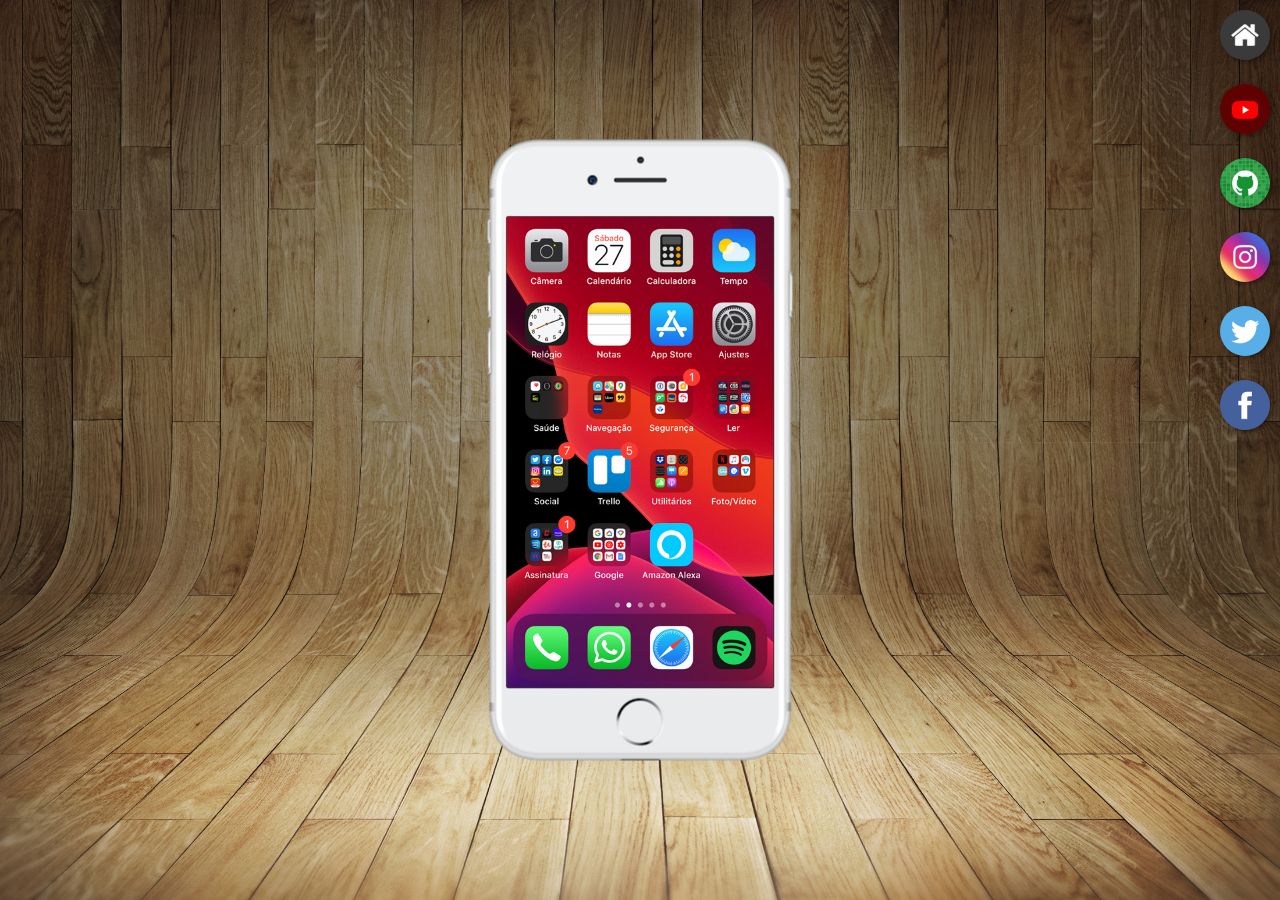
<file: index.html>
<!DOCTYPE html>
<html lang="pt-br">
<head>
    <meta charset="UTF-8">
    <meta http-equiv="X-UA-Compatible" content="IE=edge">
    <meta name="viewport" content="width=device-width, initial-scale=1.0">
    <title>Projeto Sociais</title>
    <link rel="stylesheet" href="estilos/style.css">
    <link rel="shortcut icon" href="favicon.ico" type="image/x-icon">
</head>
<body>
    <main>
        <section id="telefone">
            <iframe name="tela" id="tela" src="home.html" frameborder="0">Seu navegador não é compatível com isso.</iframe>
        </section>
        <section id="redes-sociais">

         <a href="home.html" target="tela"><img src="imagens/logo-home.jpg" alt="home"></a> <br>   
         <a href="youtube.html" target="tela"><img src="imagens/logo-youtube.jpg" alt="twitch"></a> <br>   
         <a href="github.html" target="tela"><img src="imagens/logo-github.jpg" alt="github"></a> <br>   
         <a href="instagram.html" target="tela"><img src="imagens/logo-instagram.jpg" alt="instagram"></a> <br> 
         <a href="twitter.html" target="tela"><img src="imagens/logo-twitter.jpg" alt="twitter"></a> <br>   
         <a href="facebook.html" target="tela"><img src="imagens/logo-facebook.jpg" alt="facebook">
         </a> 

        </section>
    </main>
</body>
</html>
</file>
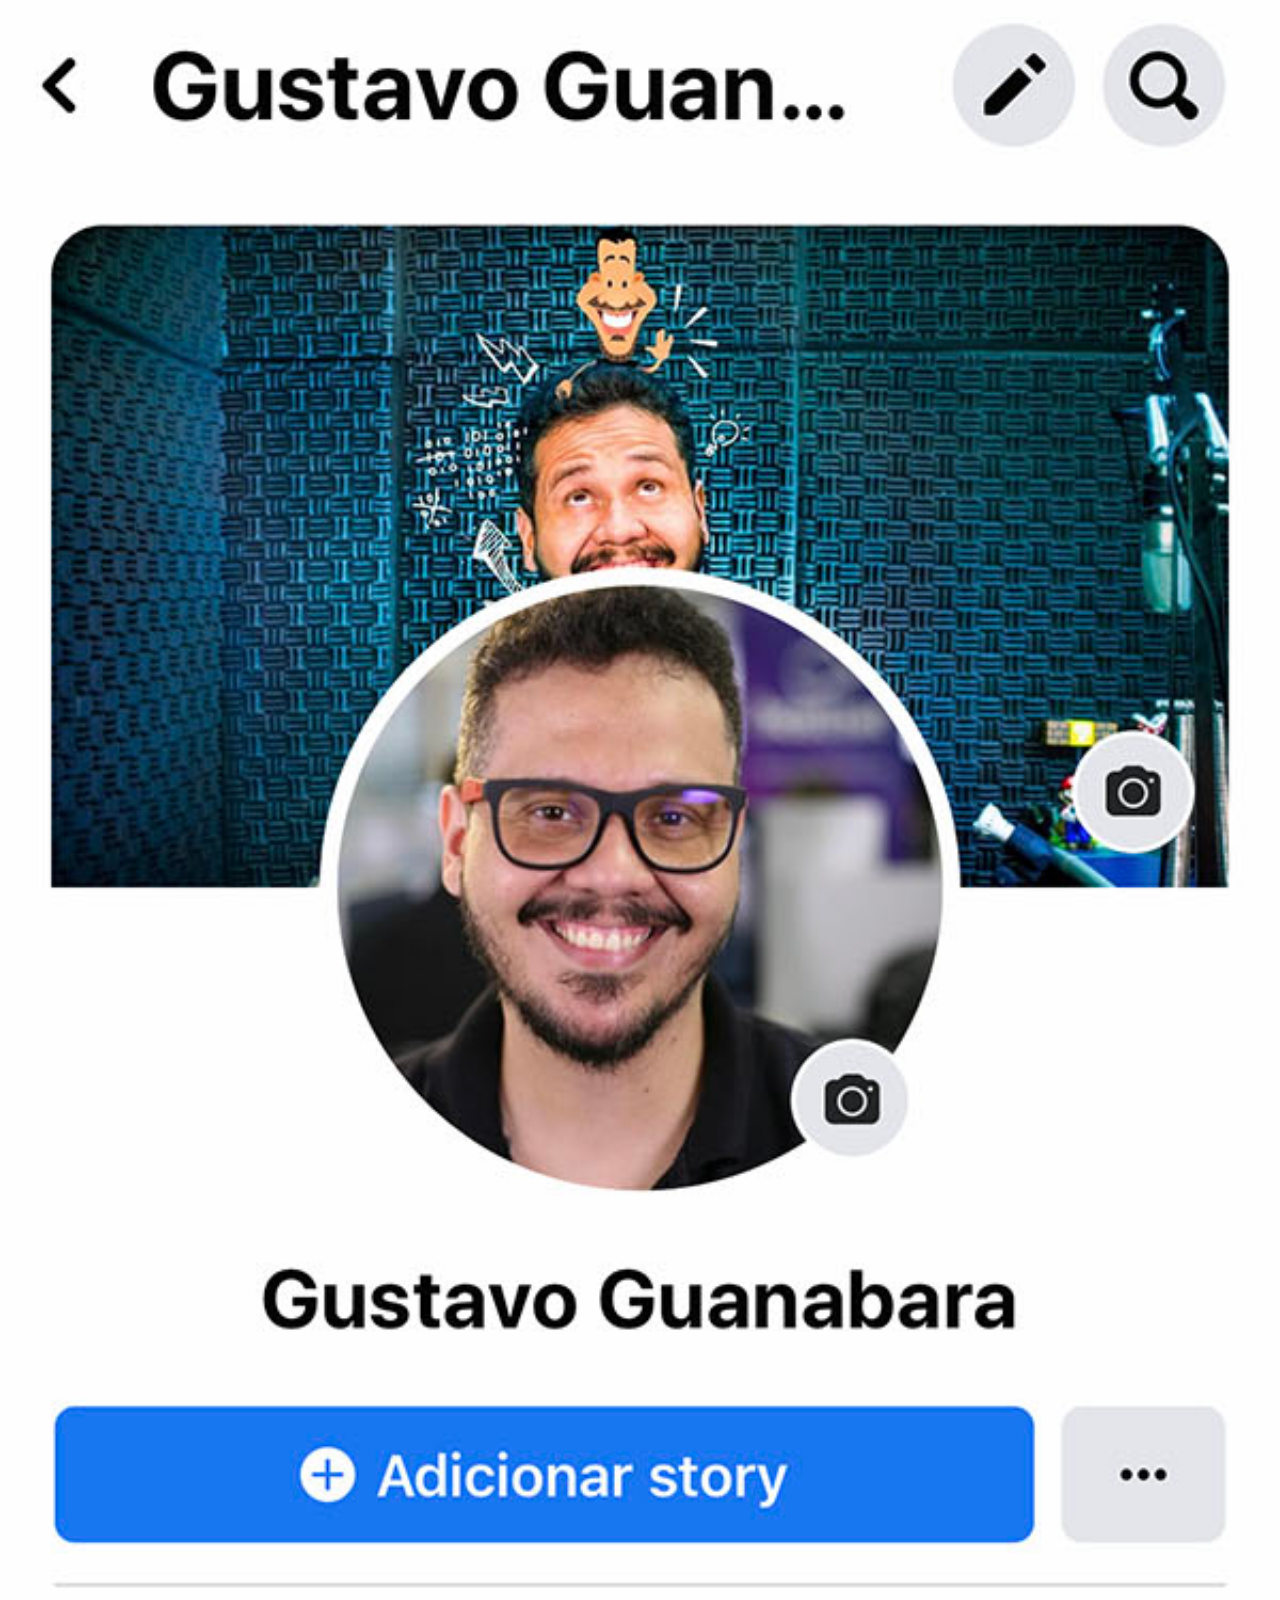
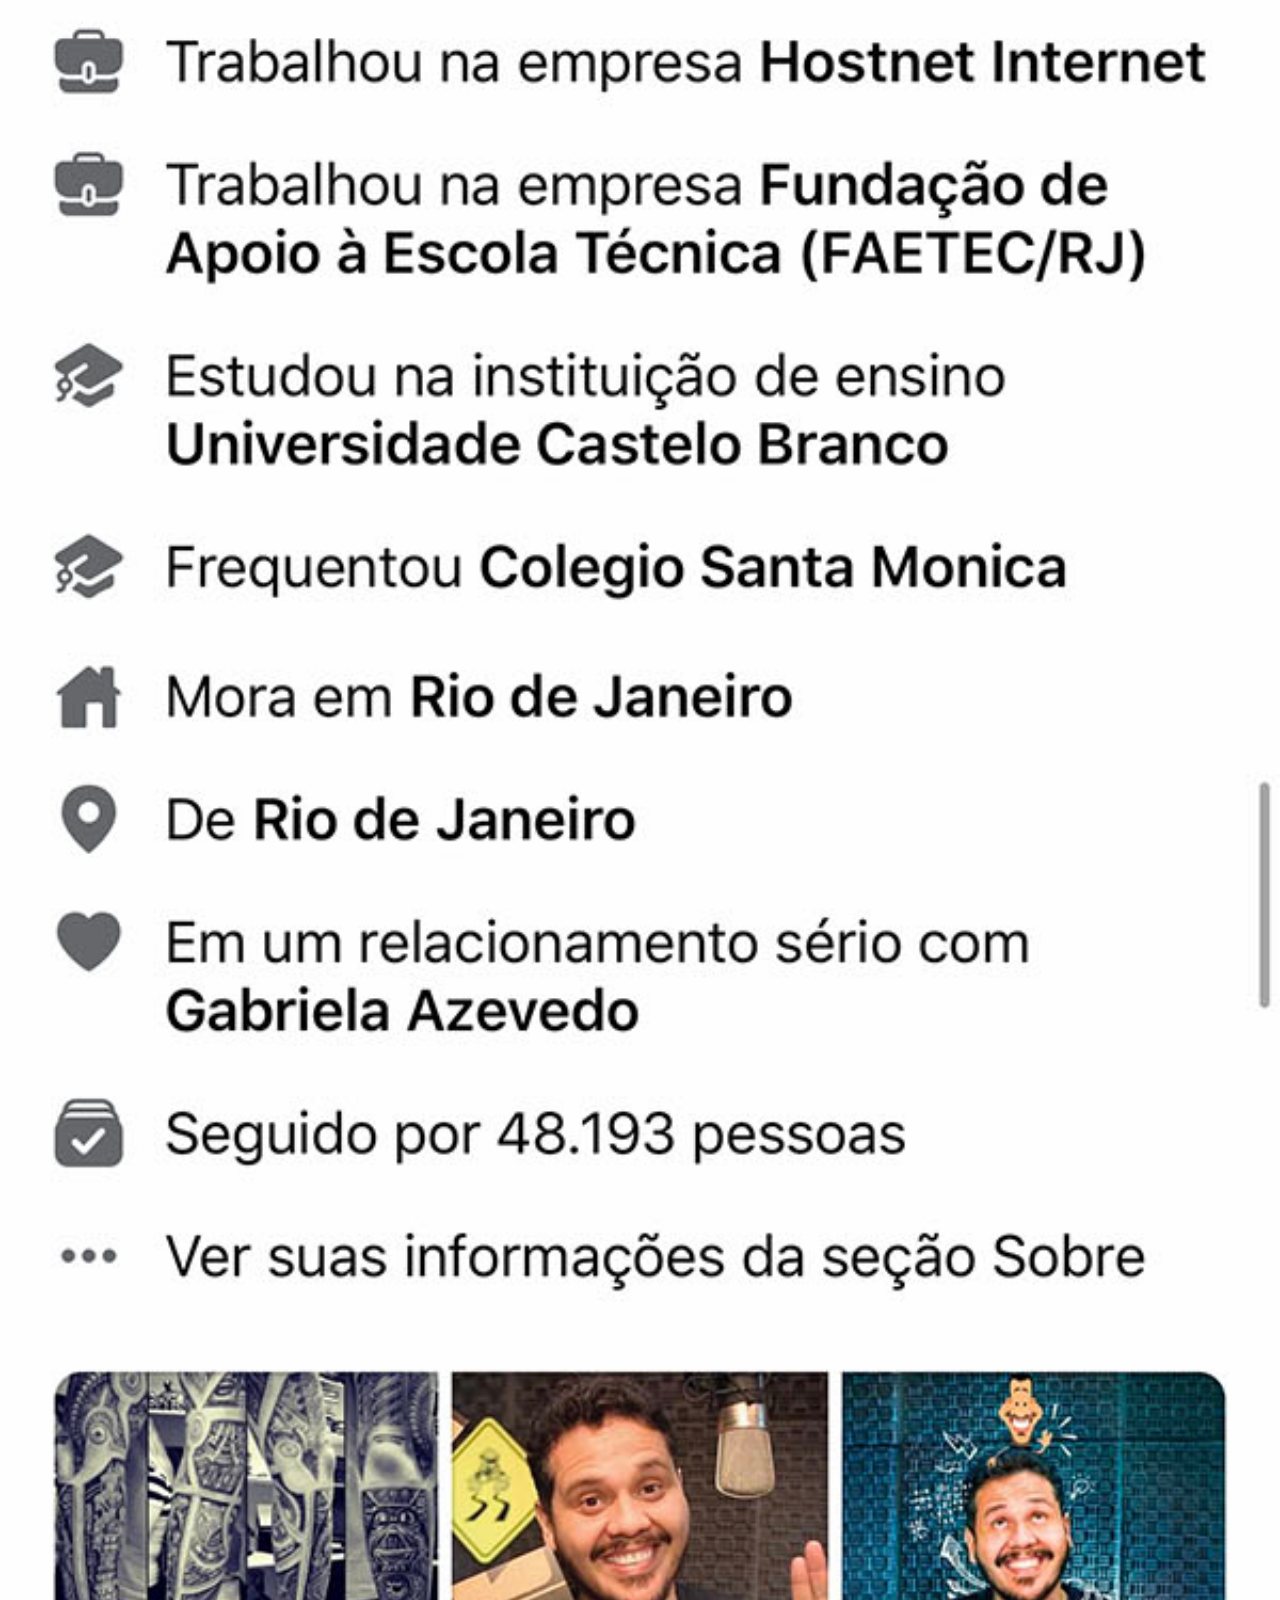
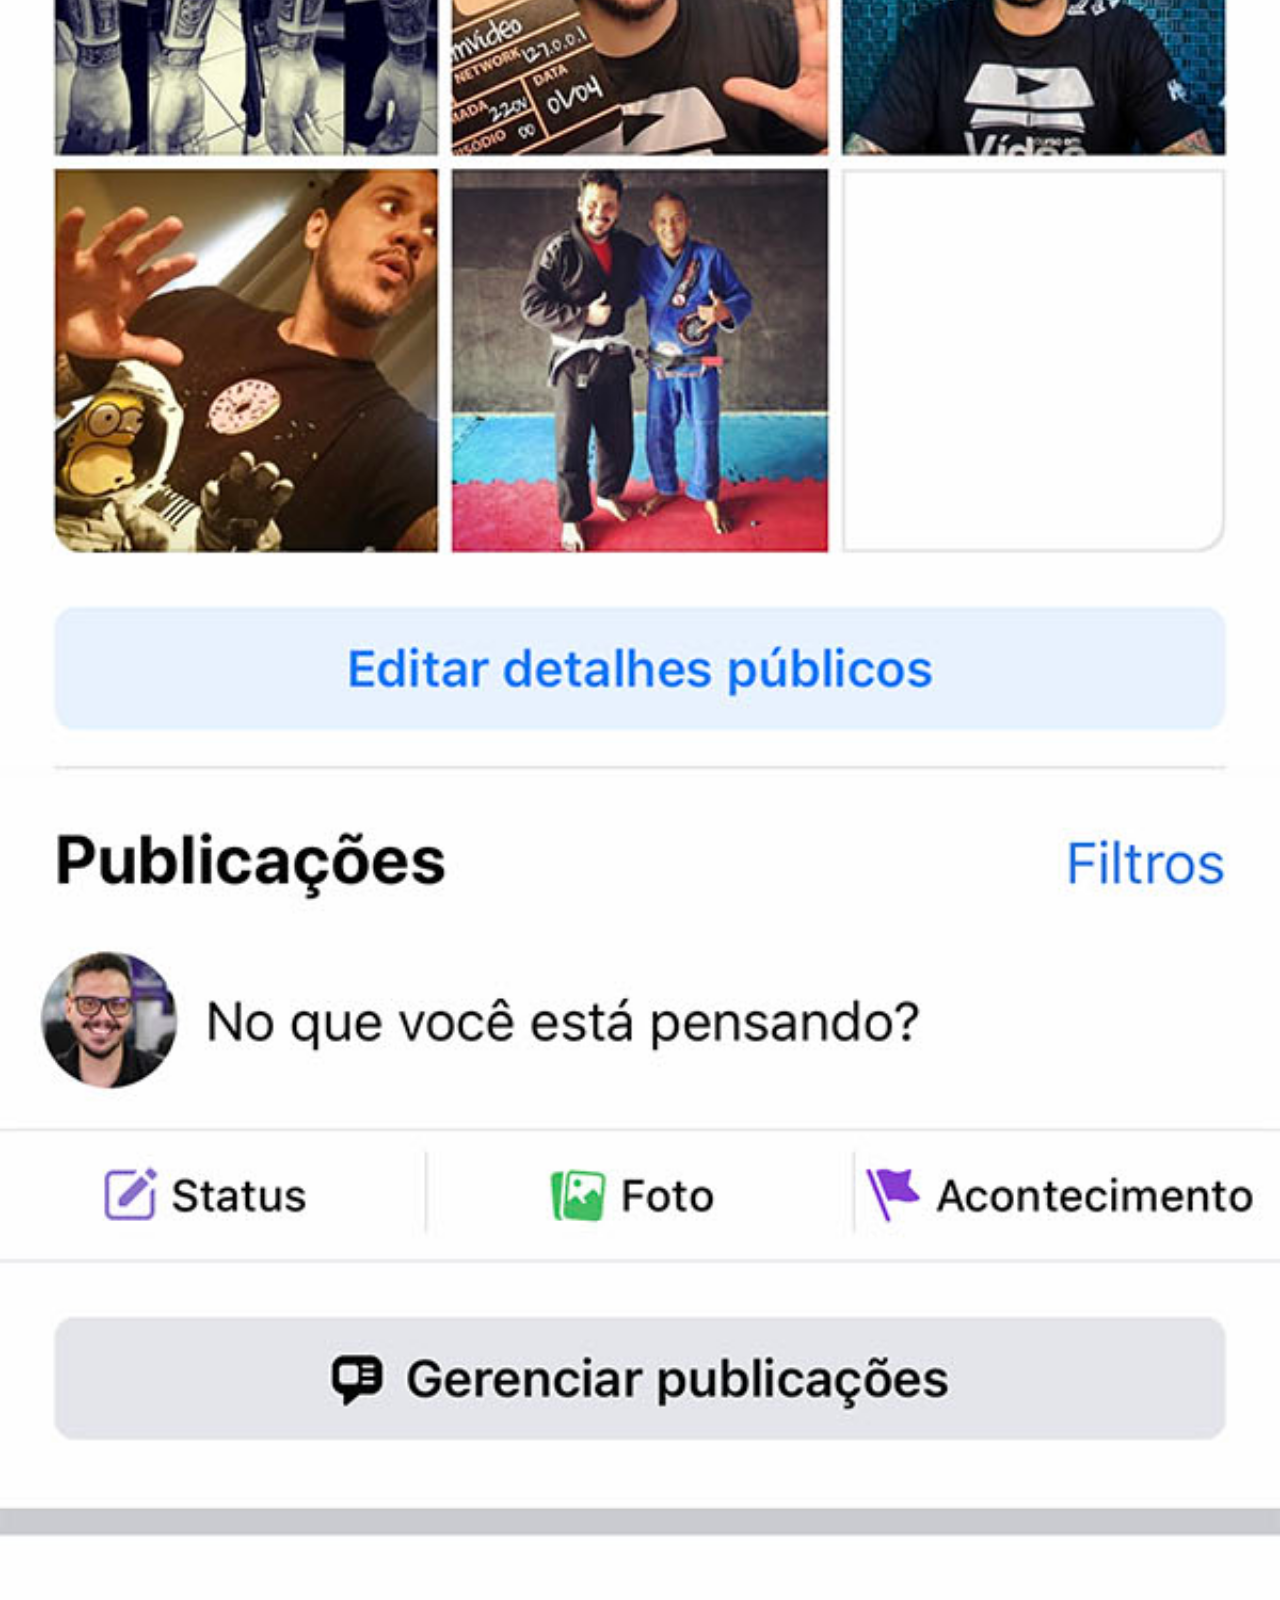
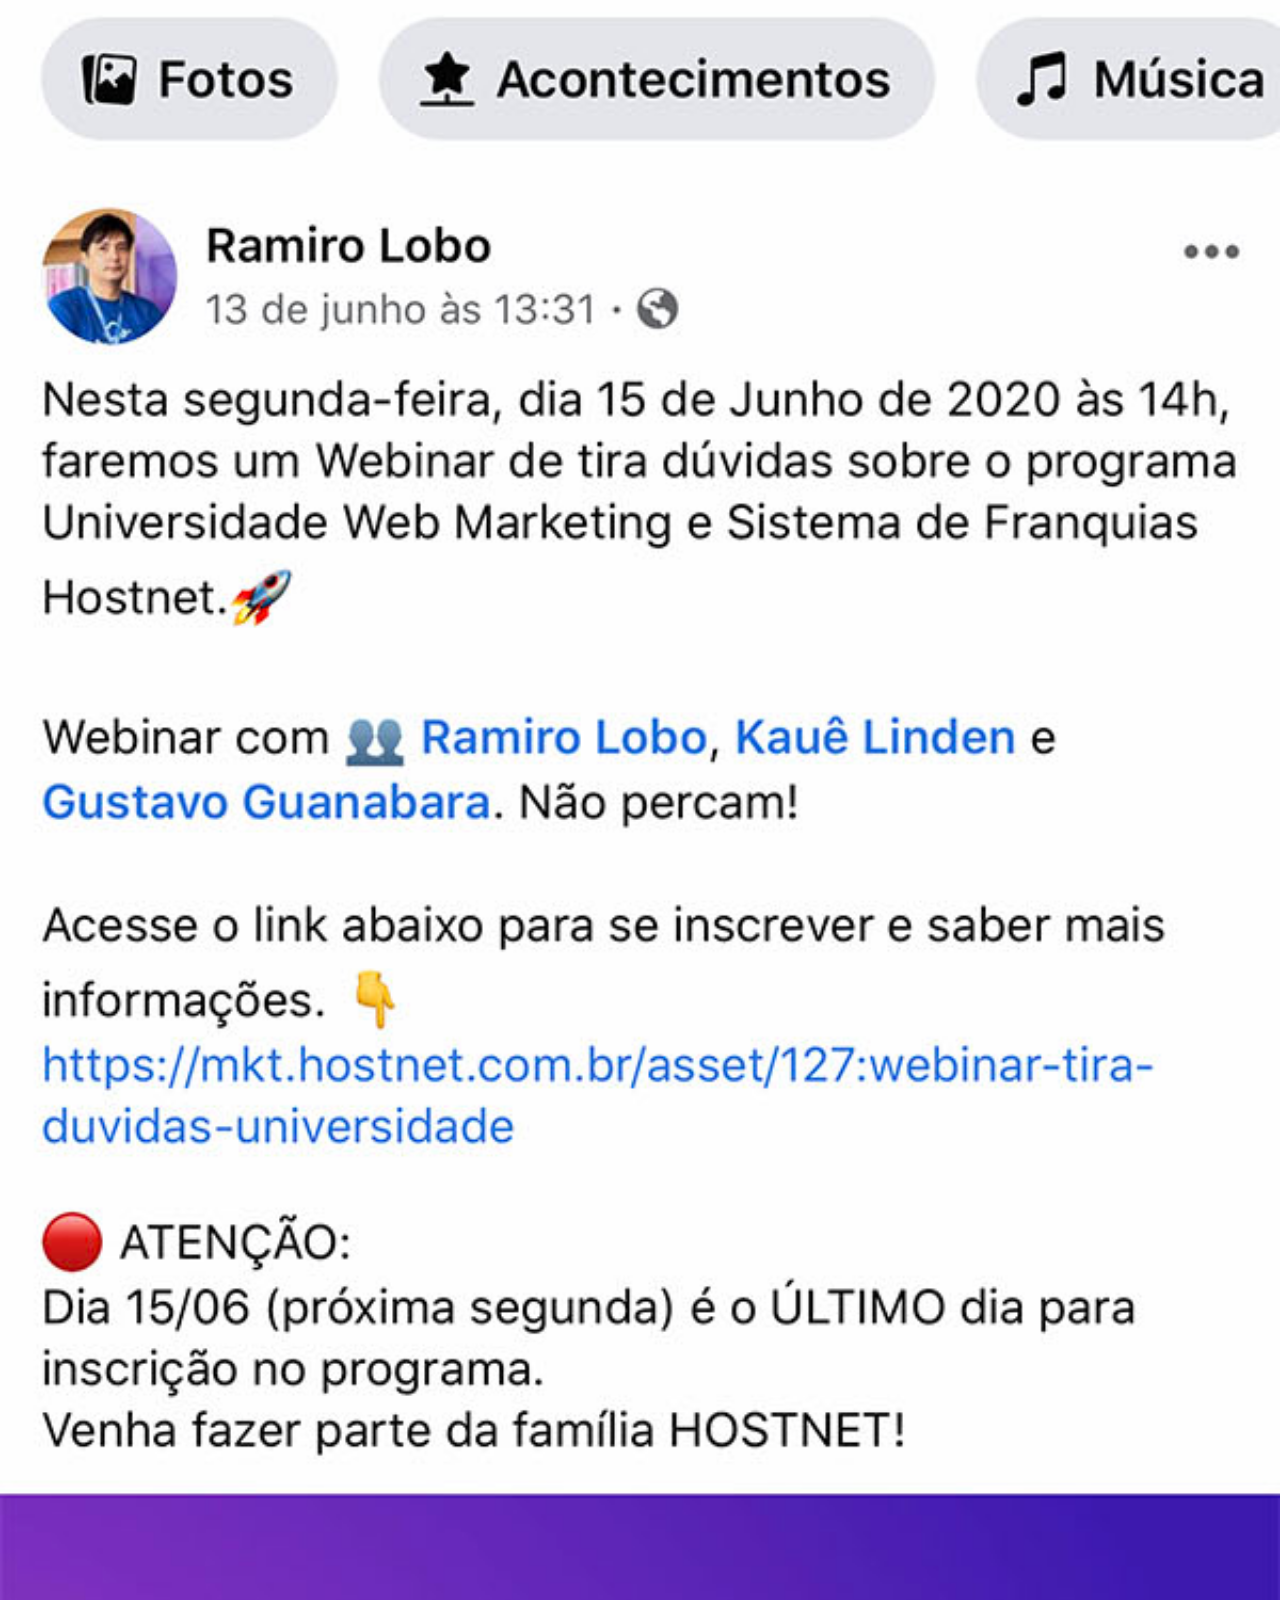
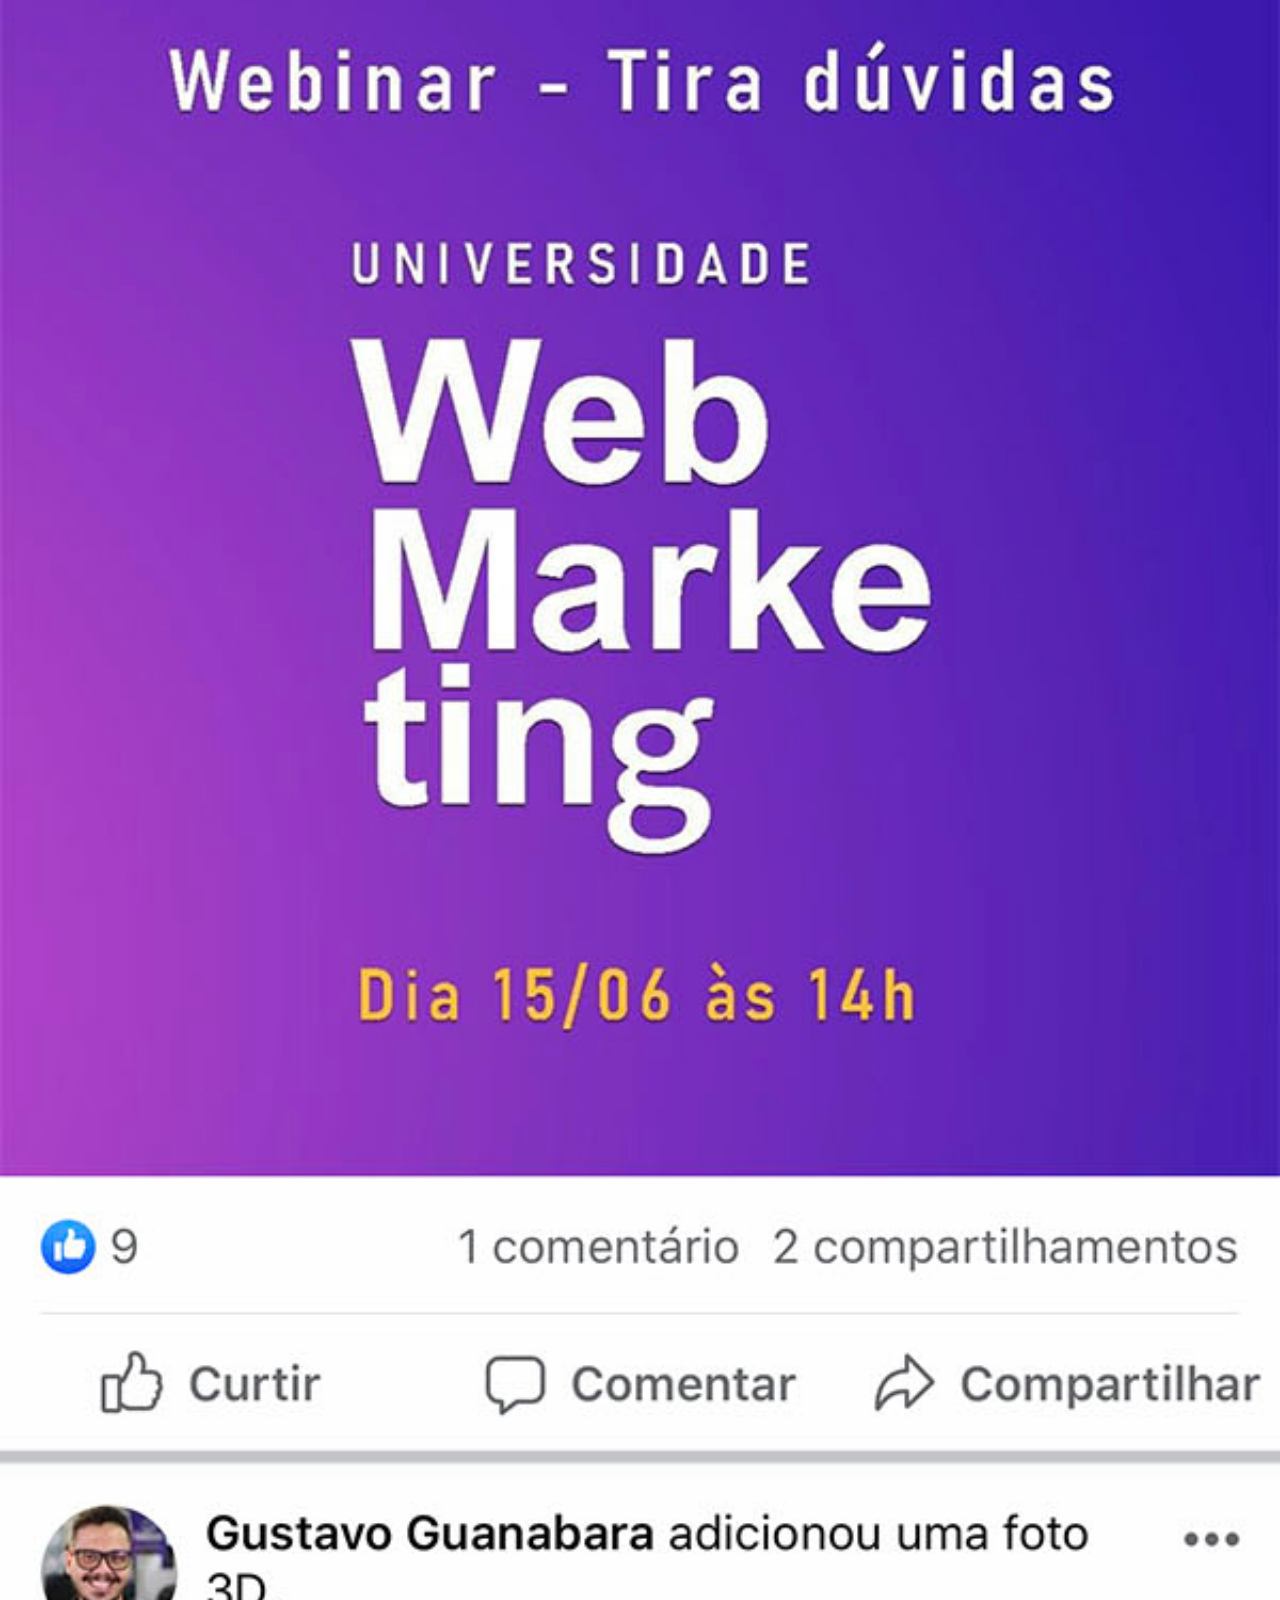
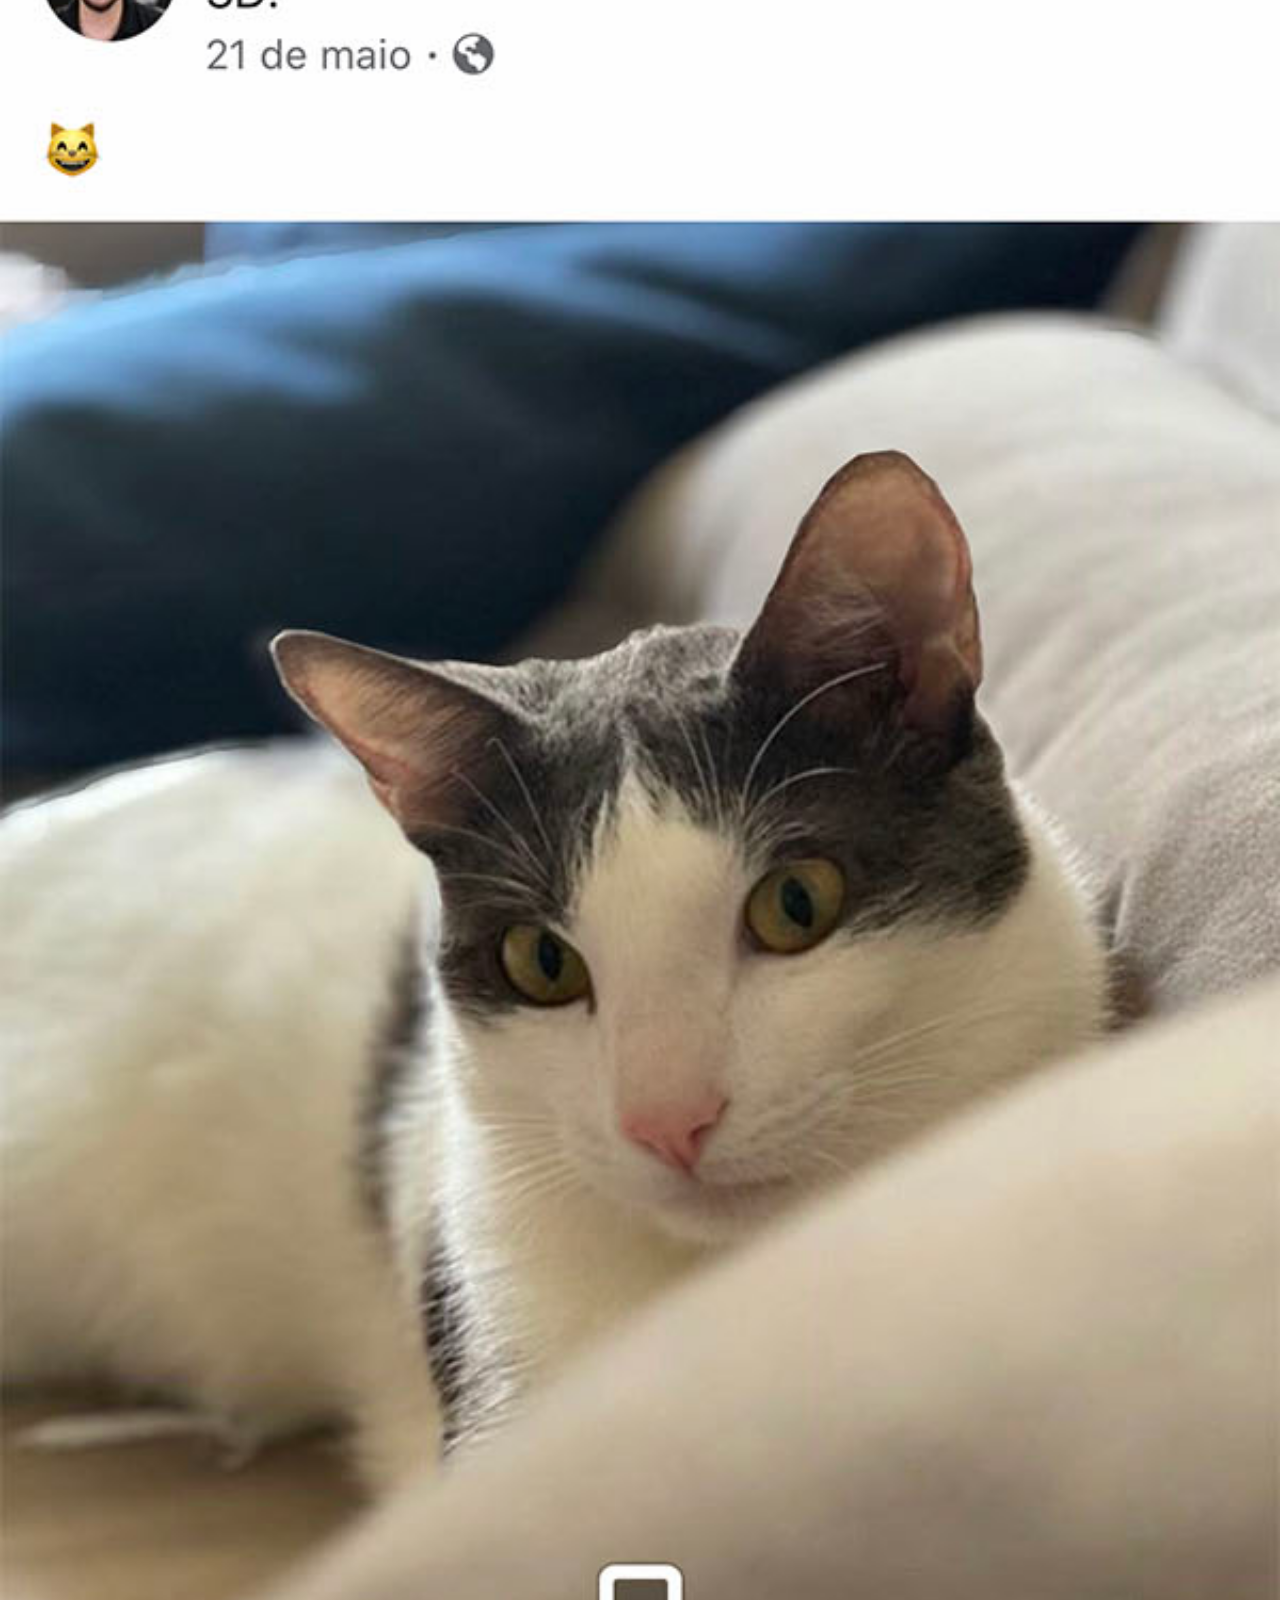
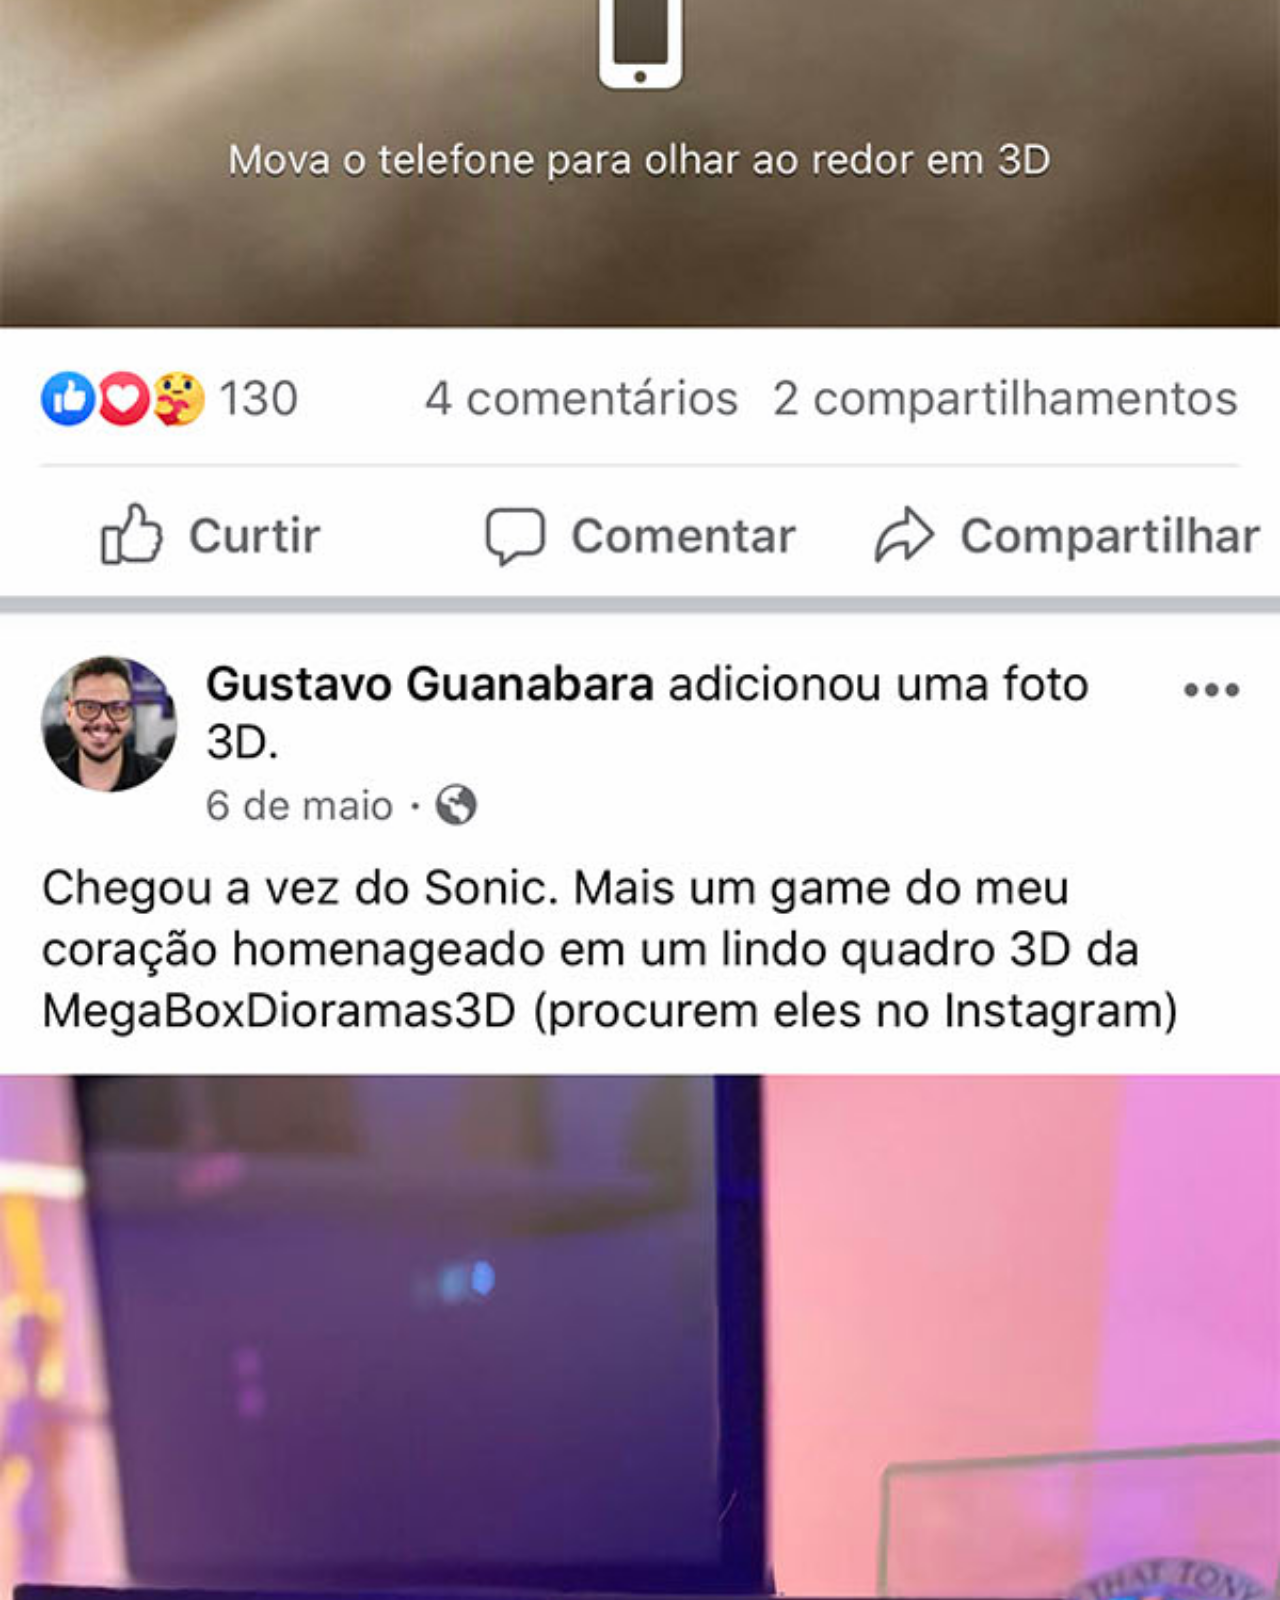
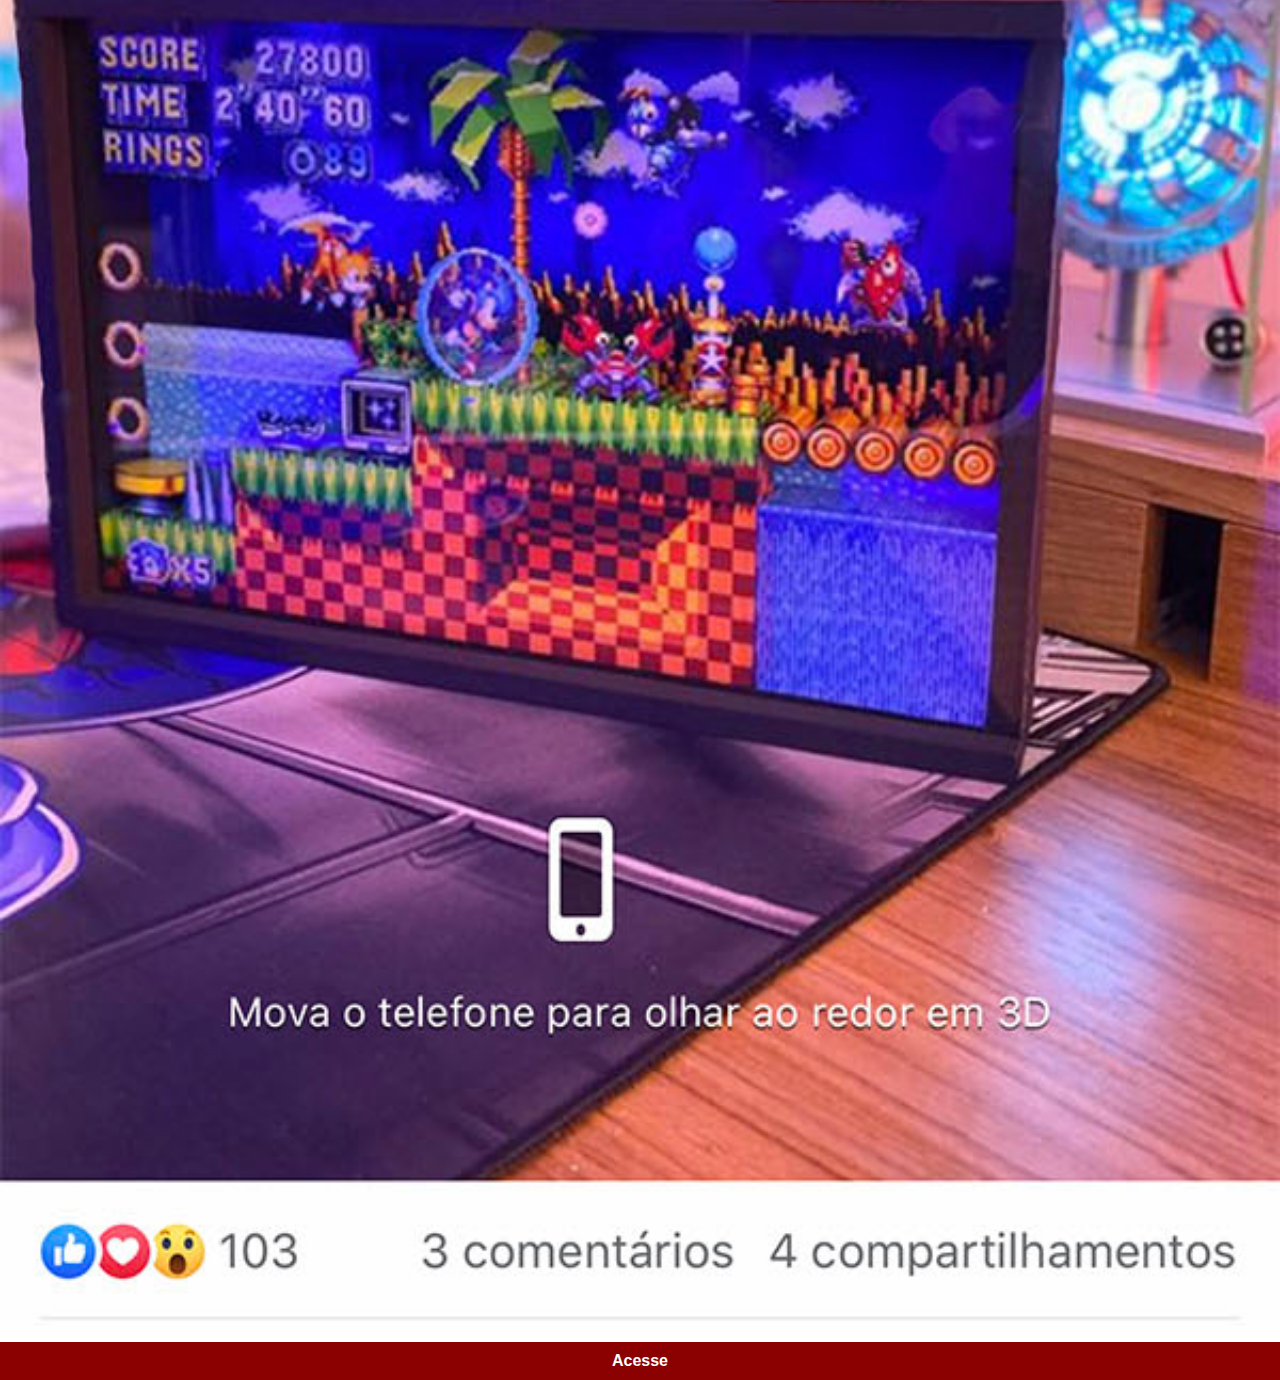
<file: facebook.html>
<!DOCTYPE html>
<html lang="pt-br">
<head>
    <meta charset="UTF-8">
    <meta http-equiv="X-UA-Compatible" content="IE=edge">
    <meta name="viewport" content="width=device-width, initial-scale=1.0">
    <title>Facebook</title>
    <link rel="stylesheet" href="estilos/social.css">
</head>
<body>
    <img src="imagens/tela-facebook.jpg" alt="facebook">
    <a href="https://www.facebook.com/gustavoguanabara/?locale=pt_BR">Acesse</a>
</body>
</html>
</file>
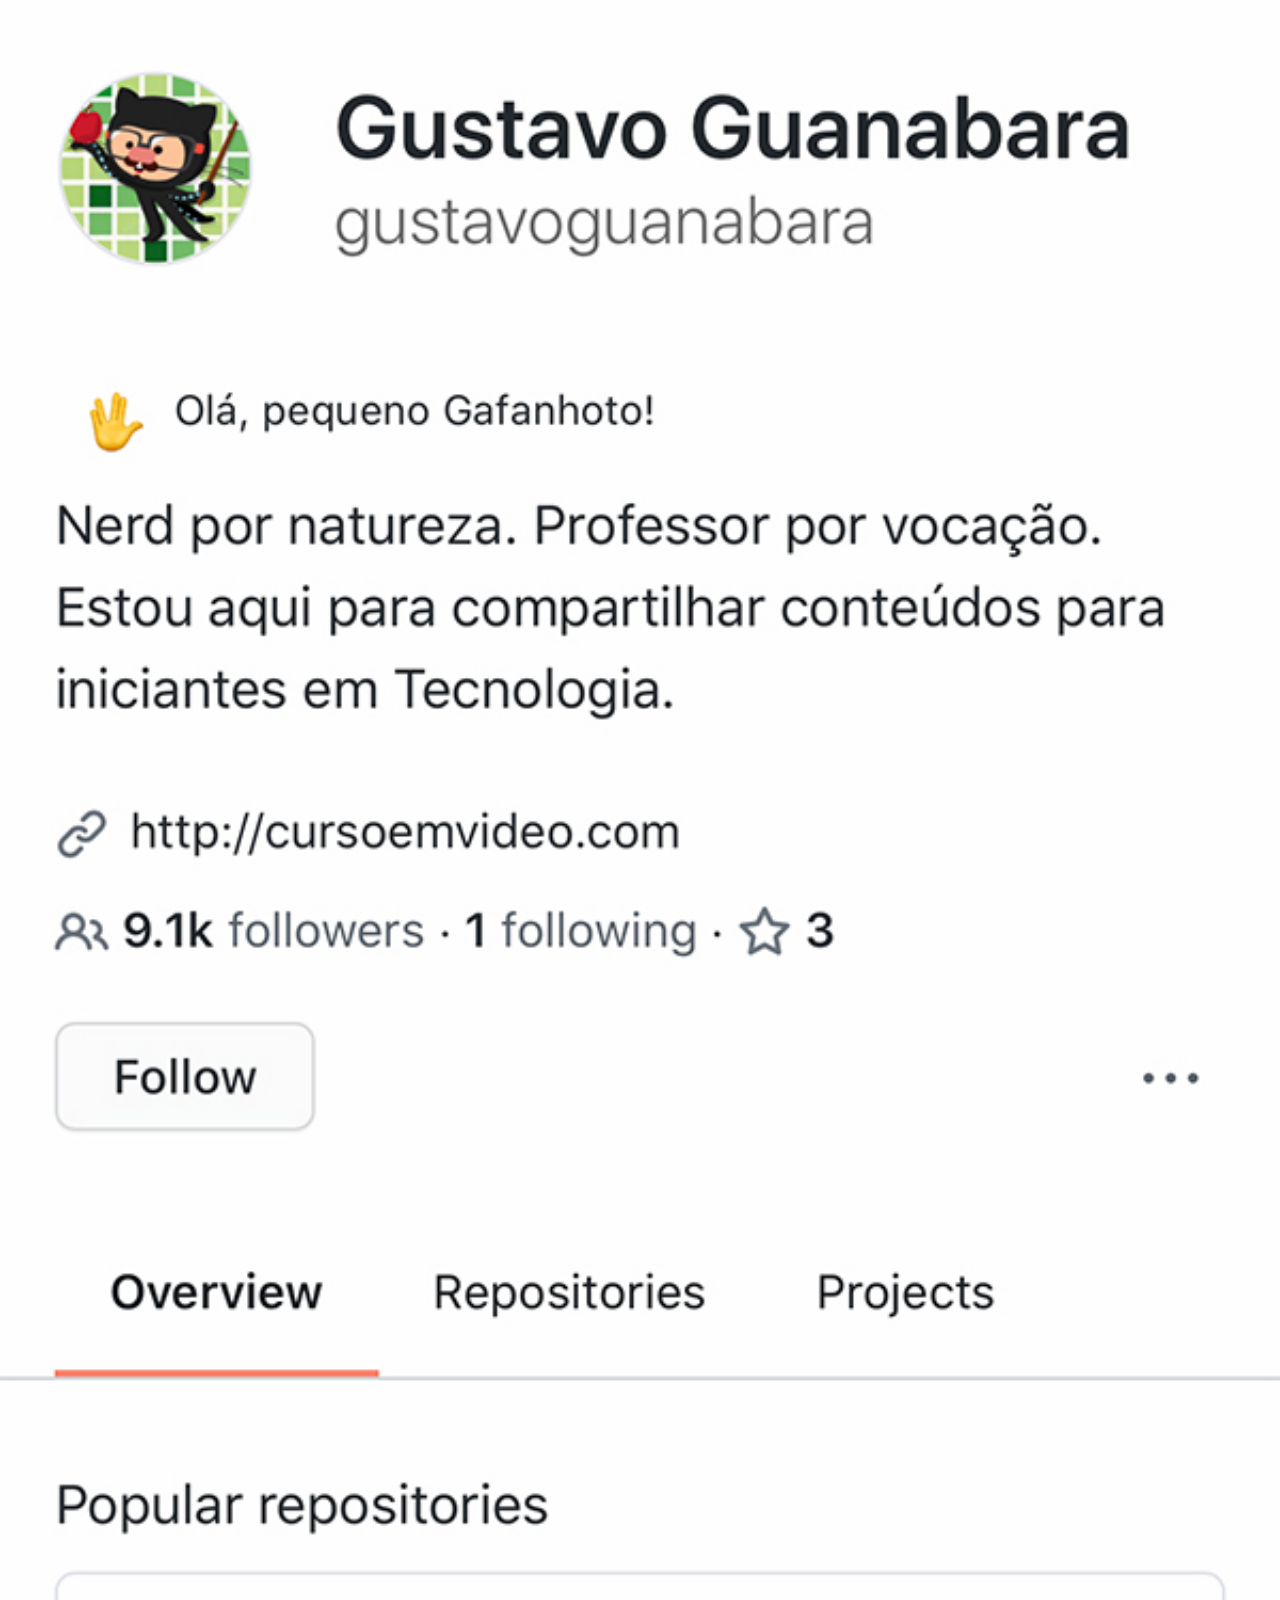
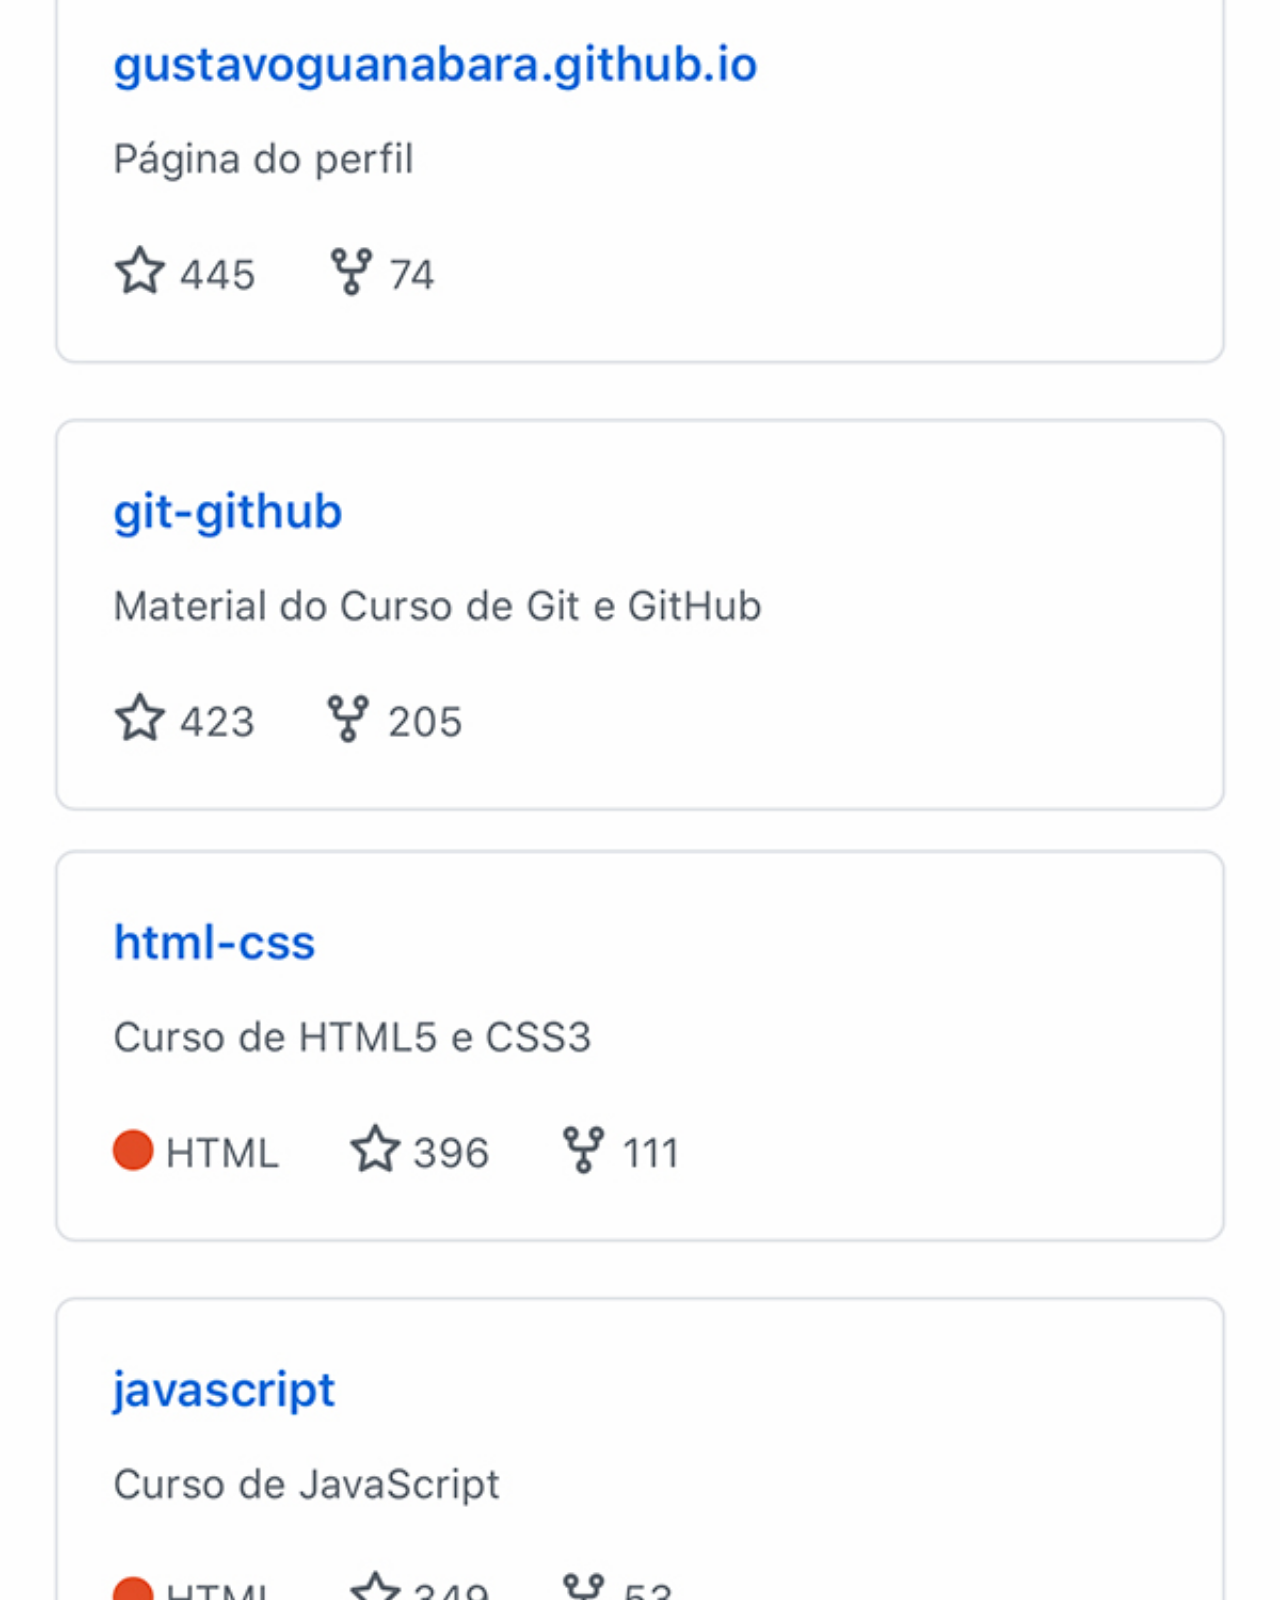
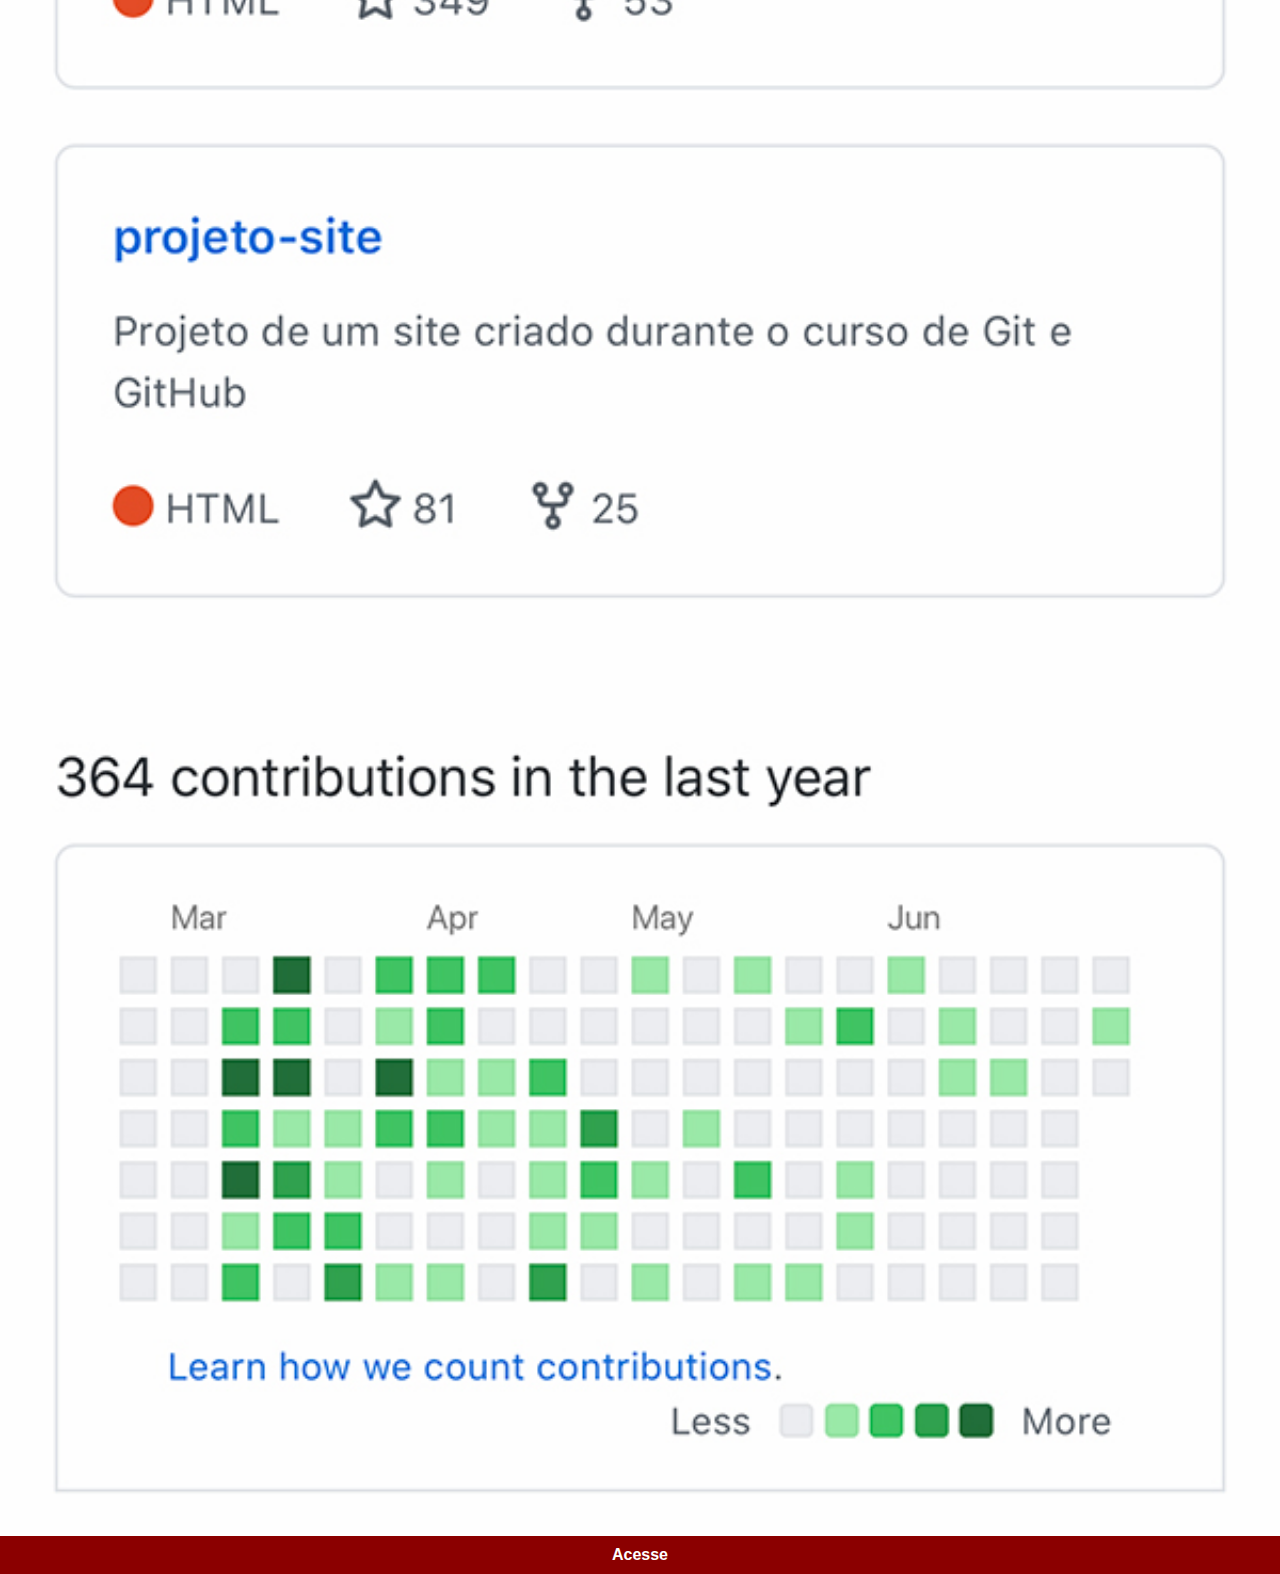
<file: github.html>
<!DOCTYPE html>
<html lang="pt-br">
<head>
    <meta charset="UTF-8">
    <meta http-equiv="X-UA-Compatible" content="IE=edge">
    <meta name="viewport" content="width=device-width, initial-scale=1.0">
    <title>GitHub</title>
    <link rel="stylesheet" href="estilos/social.css">
</head>
<body>
    <img src="imagens/tela-github.jpg" alt="github">
    <a href="https://github.com/gustavoguanabara">Acesse</a>
</body>
</html>
</file>
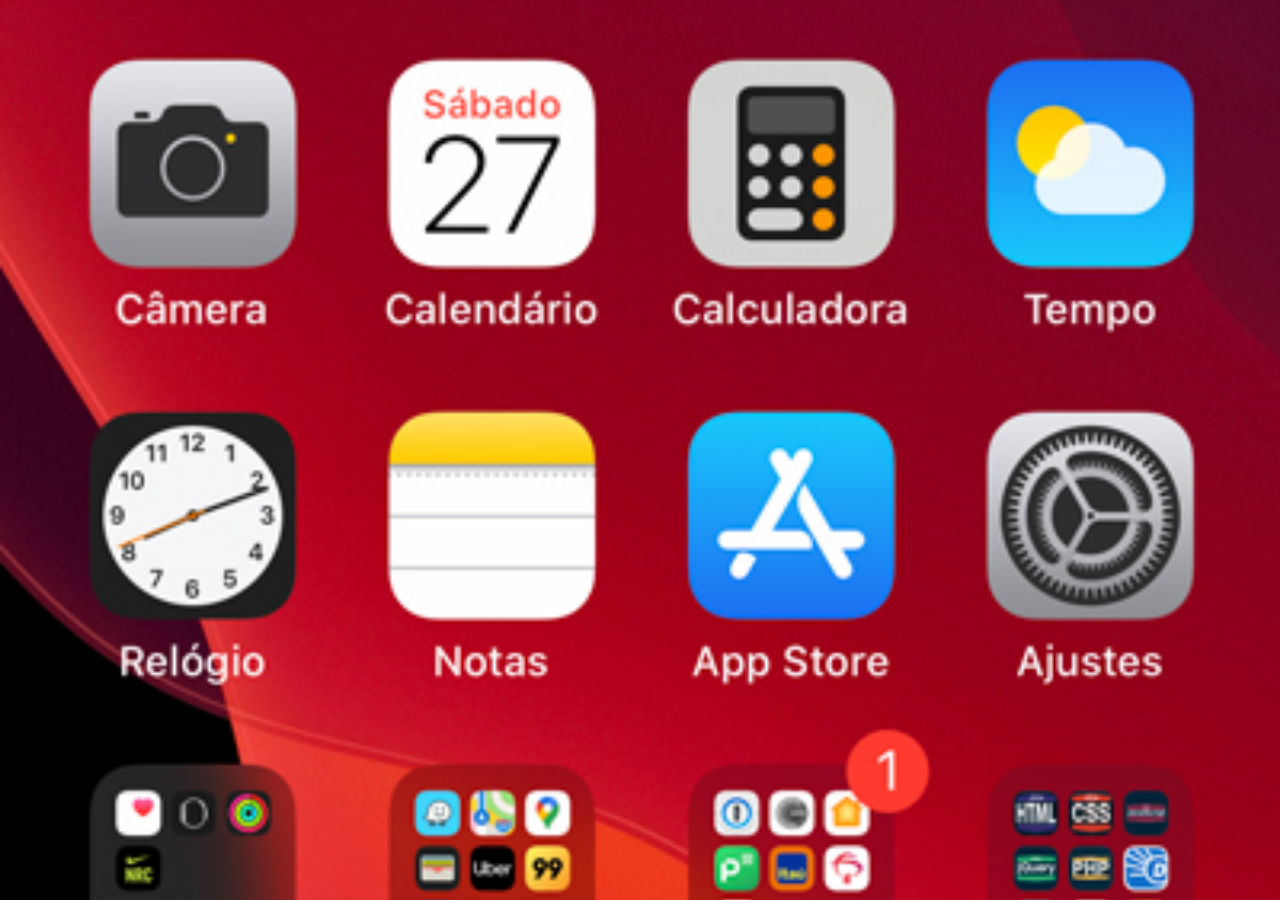
<file: home.html>
<!DOCTYPE html>
<html lang="pt-br">
<head>
    <meta charset="UTF-8">
    <meta http-equiv="X-UA-Compatible" content="IE=edge">
    <meta name="viewport" content="width=device-width, initial-scale=1.0">
    <title>home</title>
</head>
<style>
    *{
        margin: 0px;
        padding: 0px;
    }

    body{
        width: 100vw;
        height: 100vh;
        background: black url(imagens/tela-home.jpg) no-repeat top center;
        background-size: cover;
    }
</style>
<body>
    
</body>
</html>
</file>
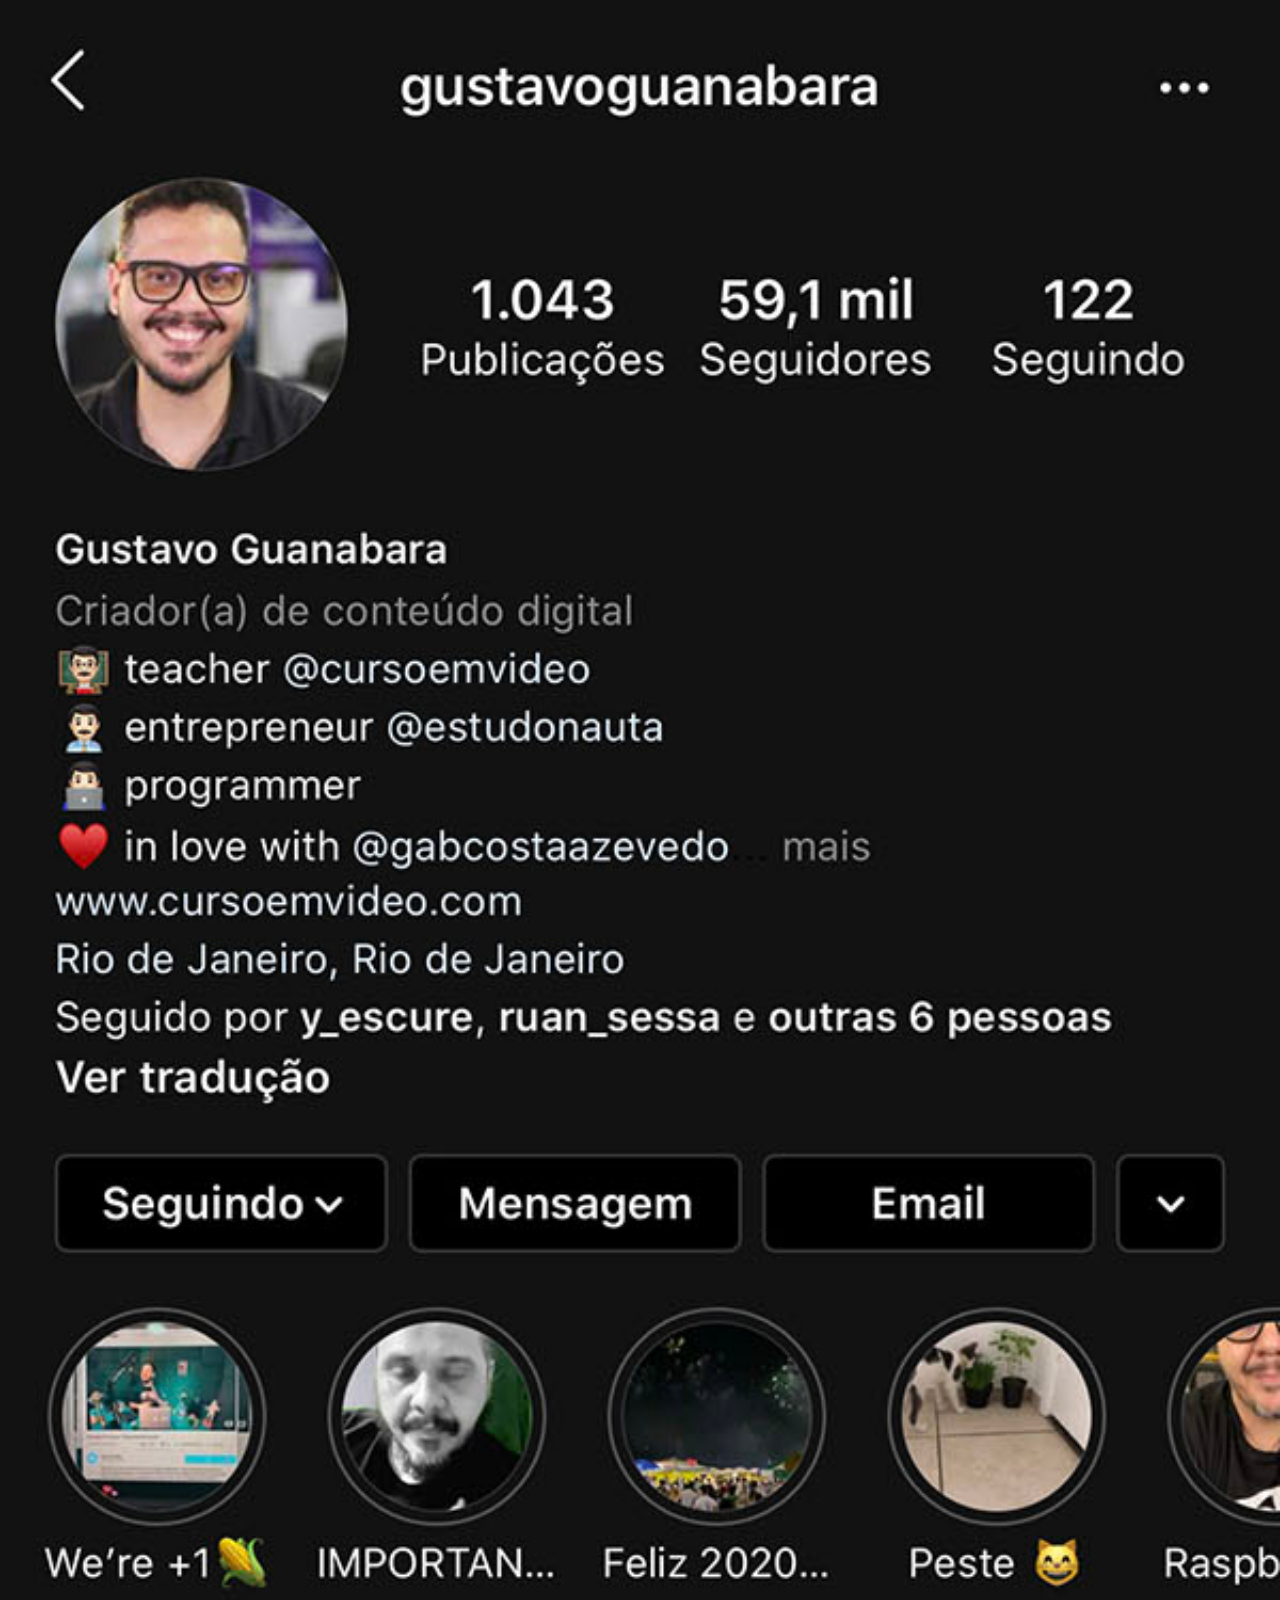
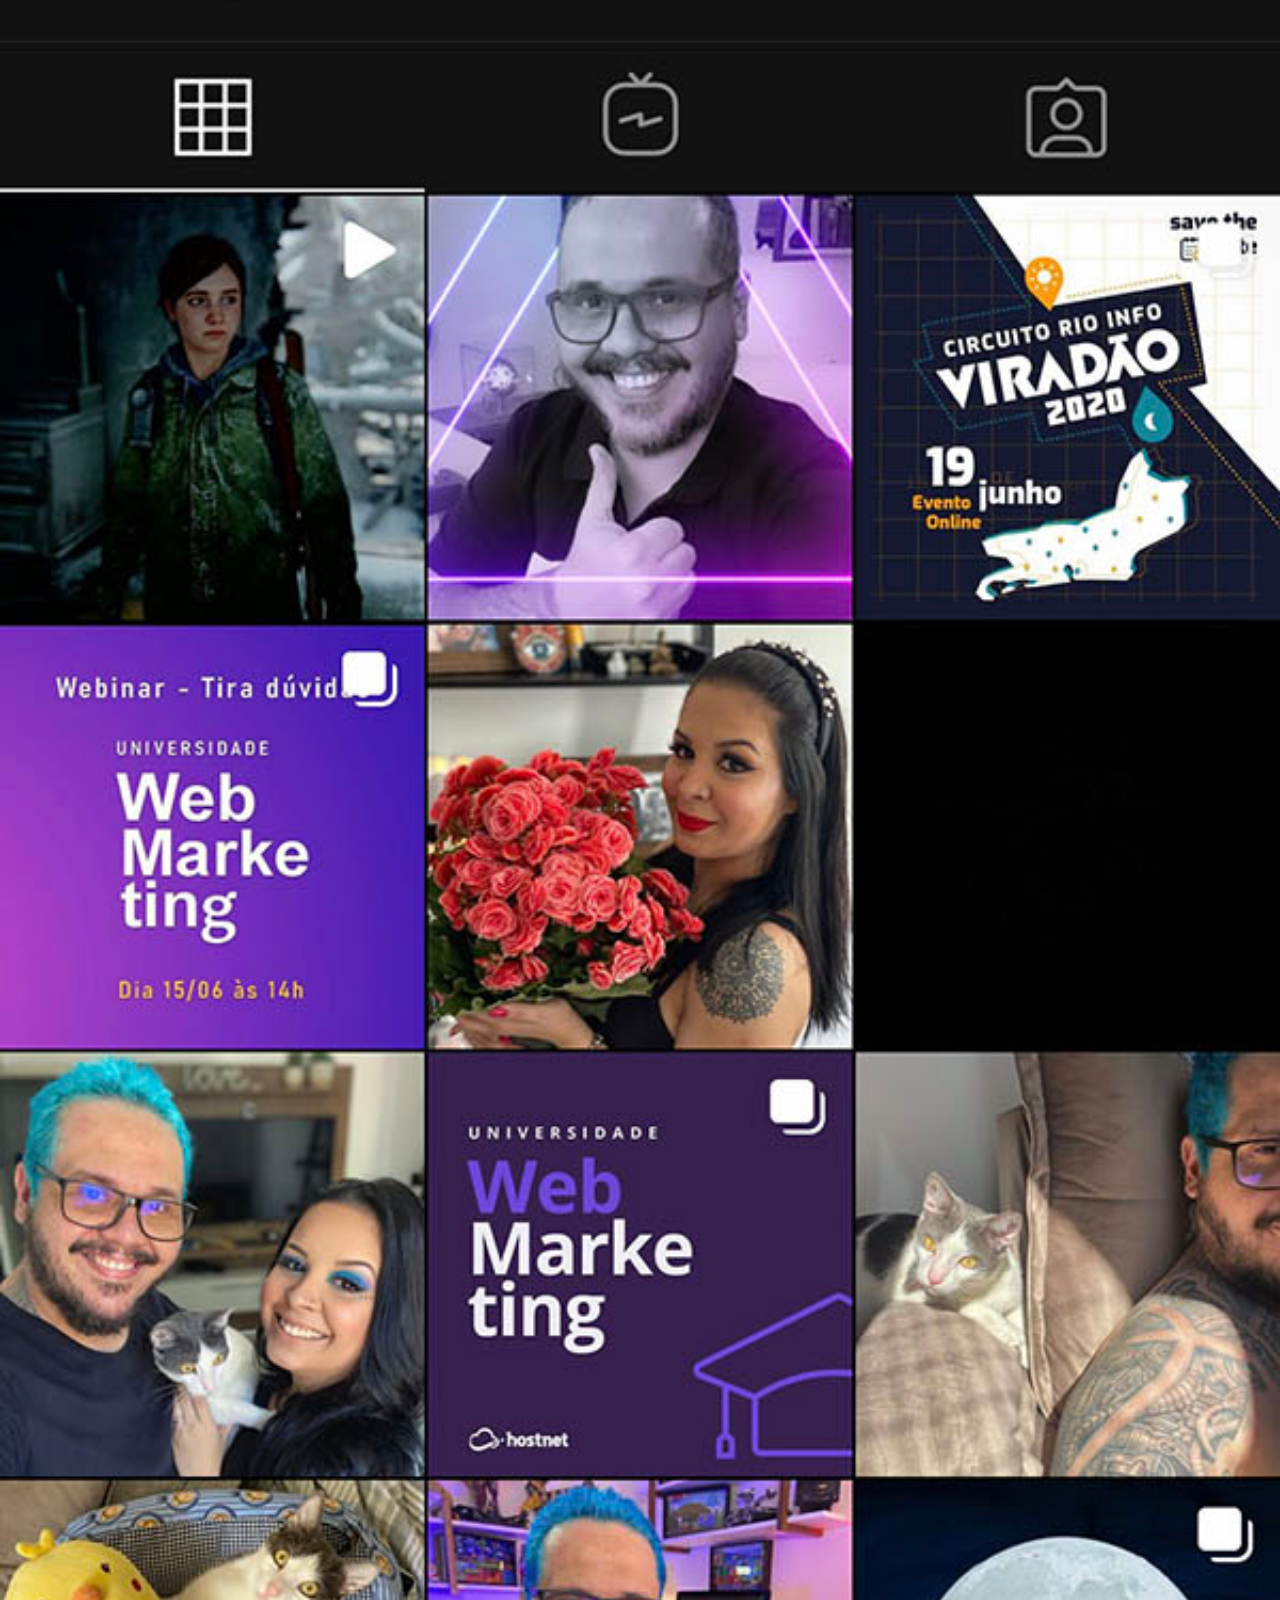
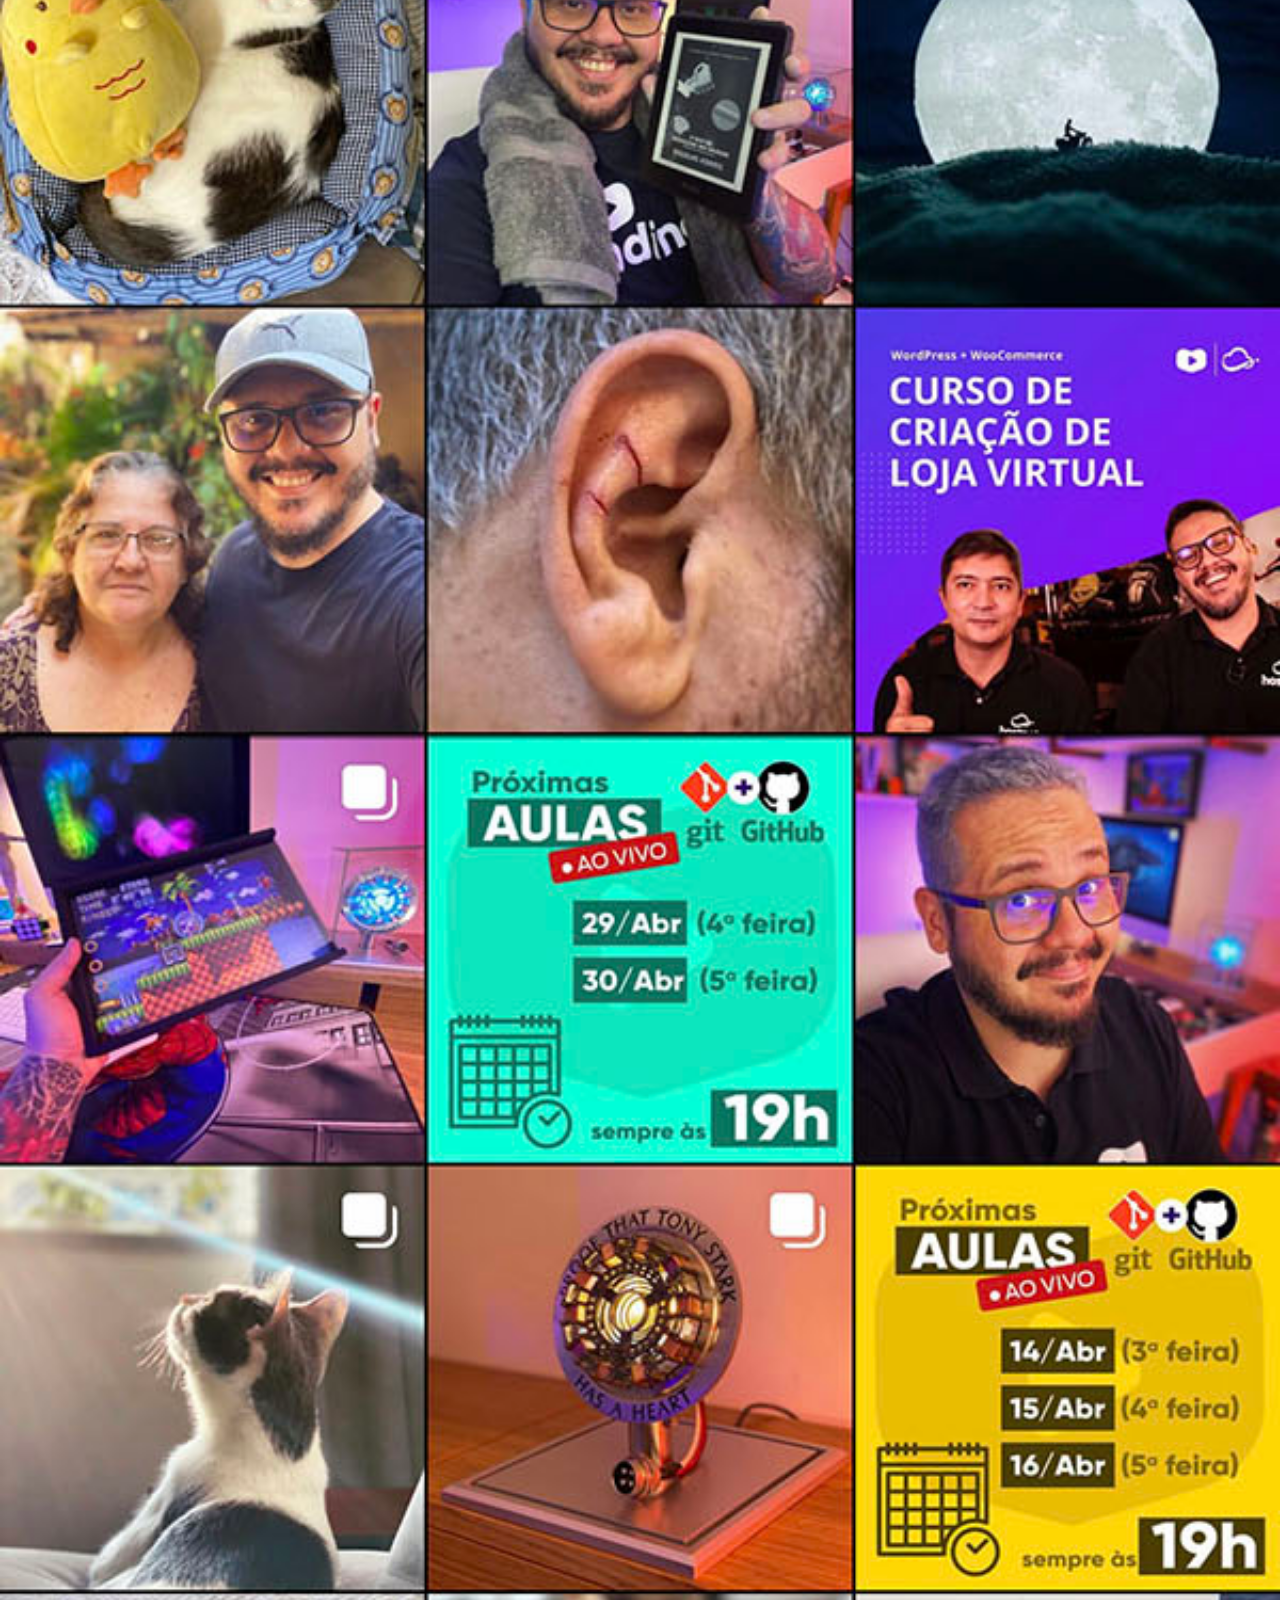
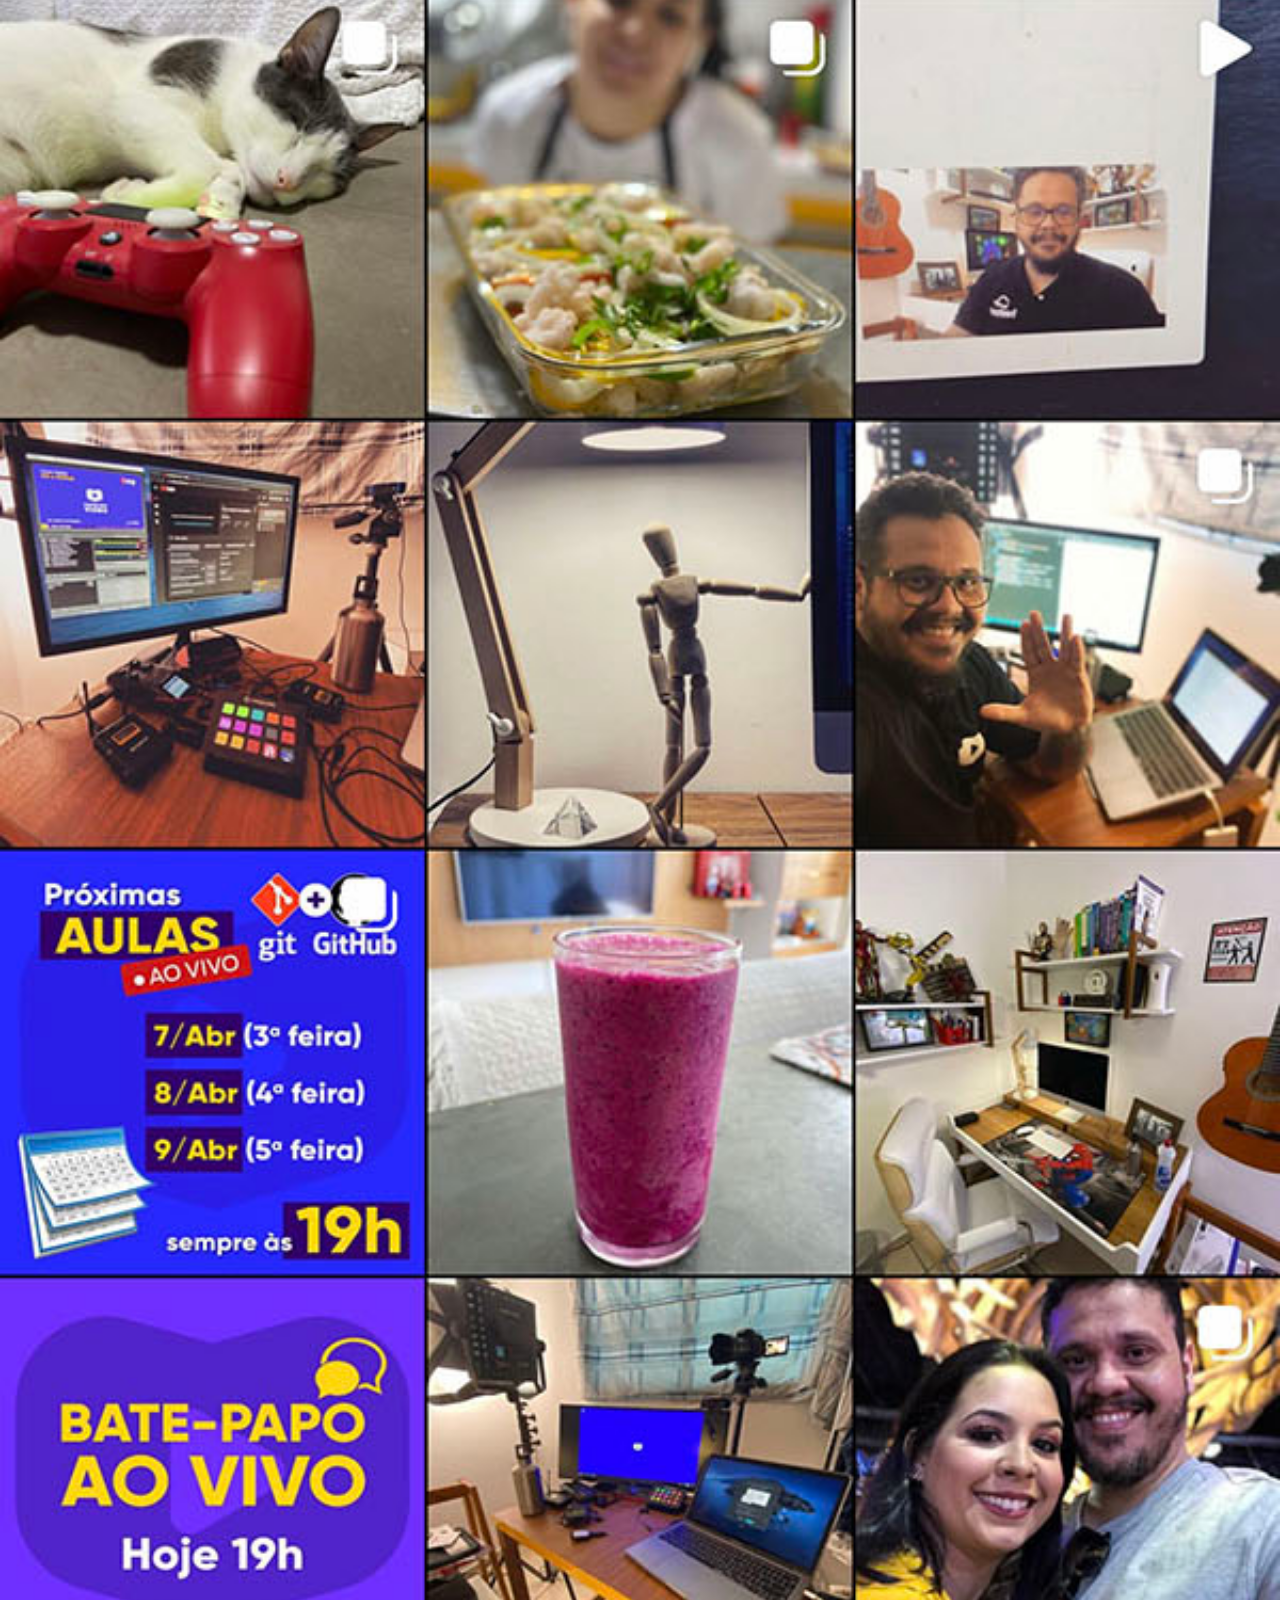
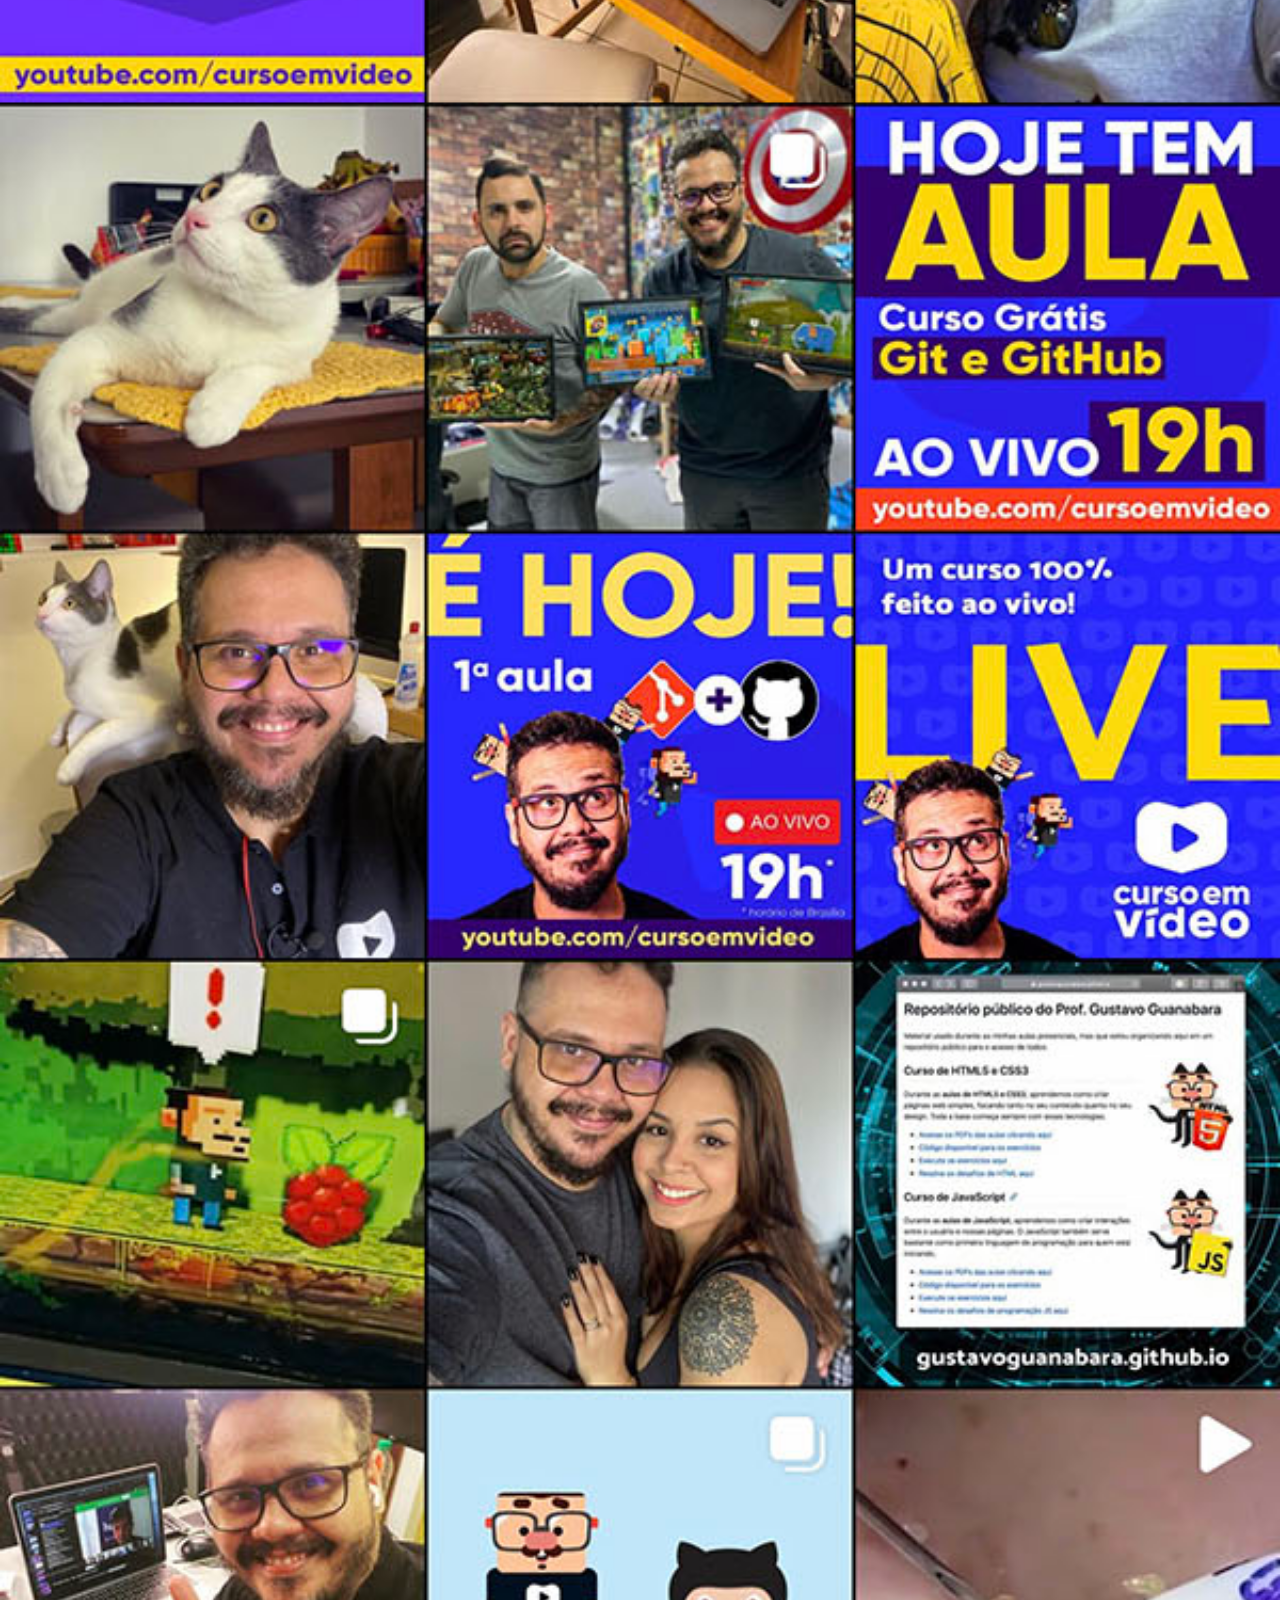
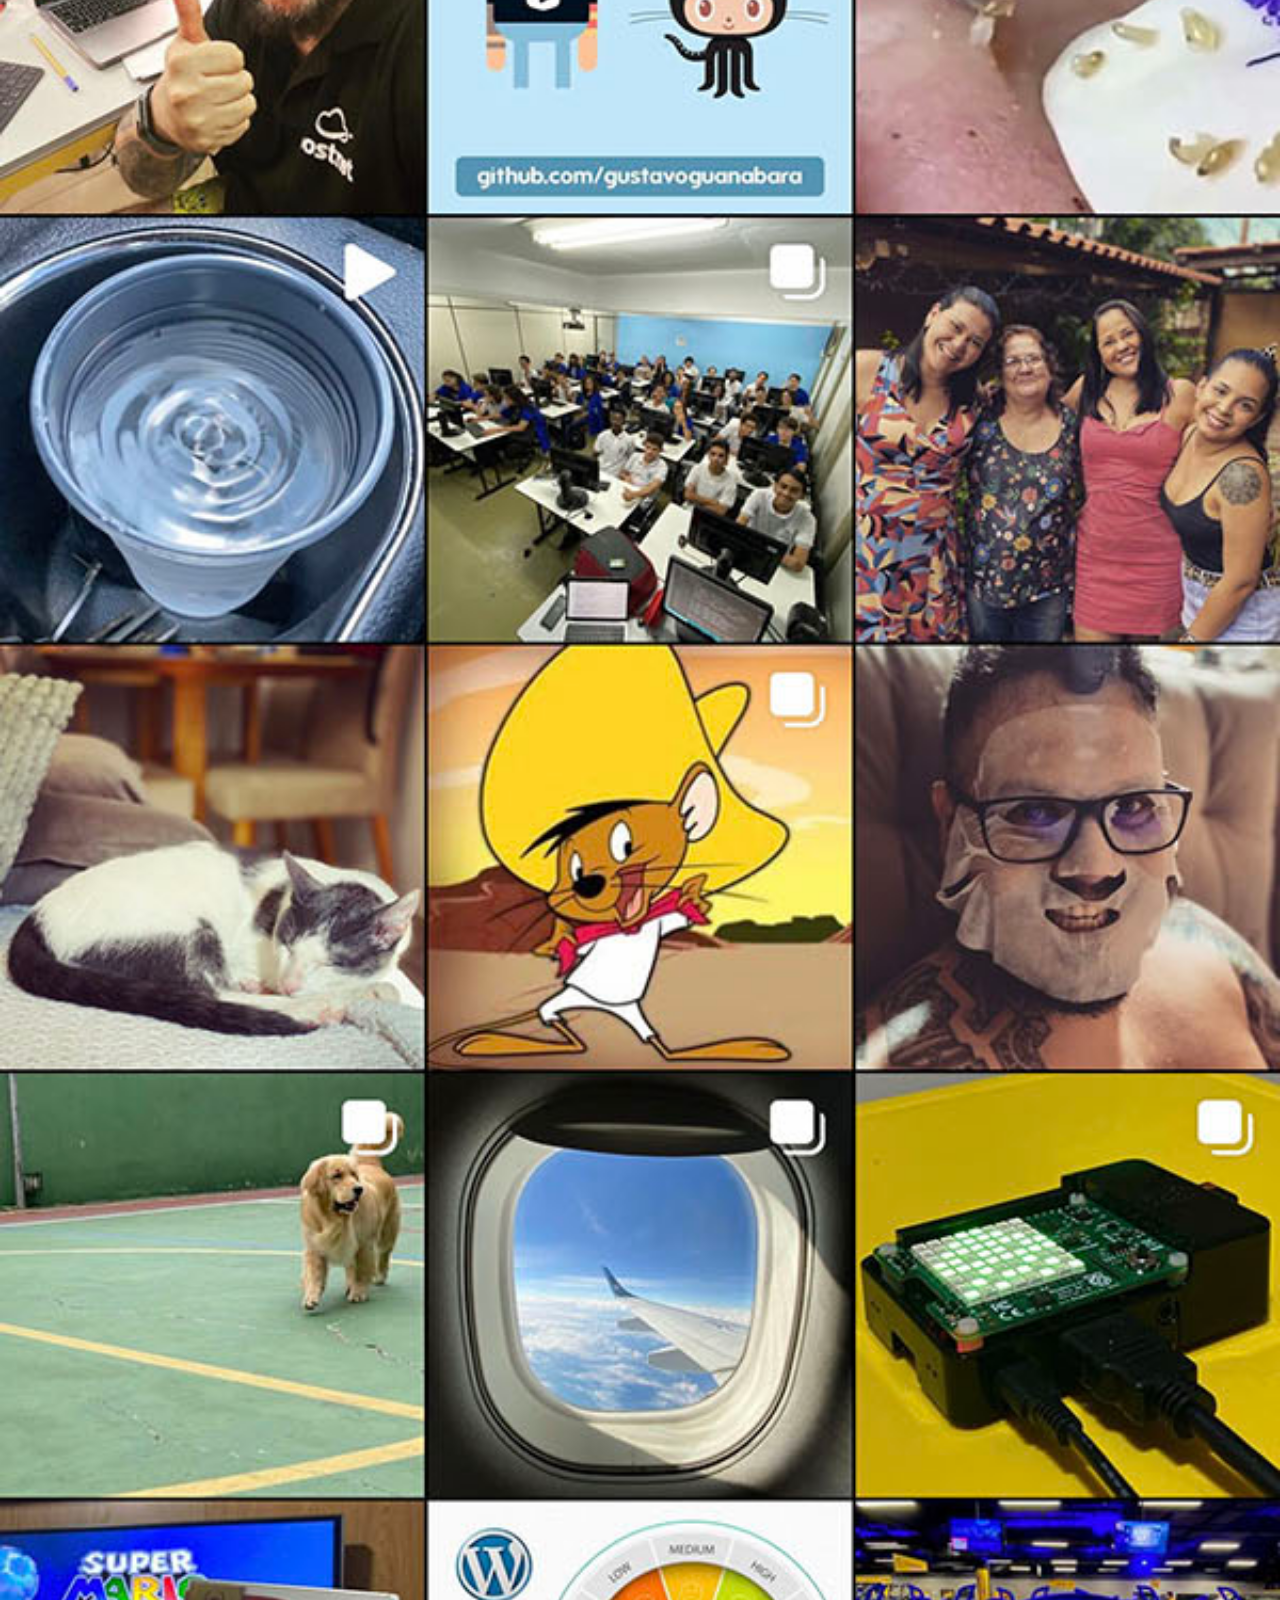
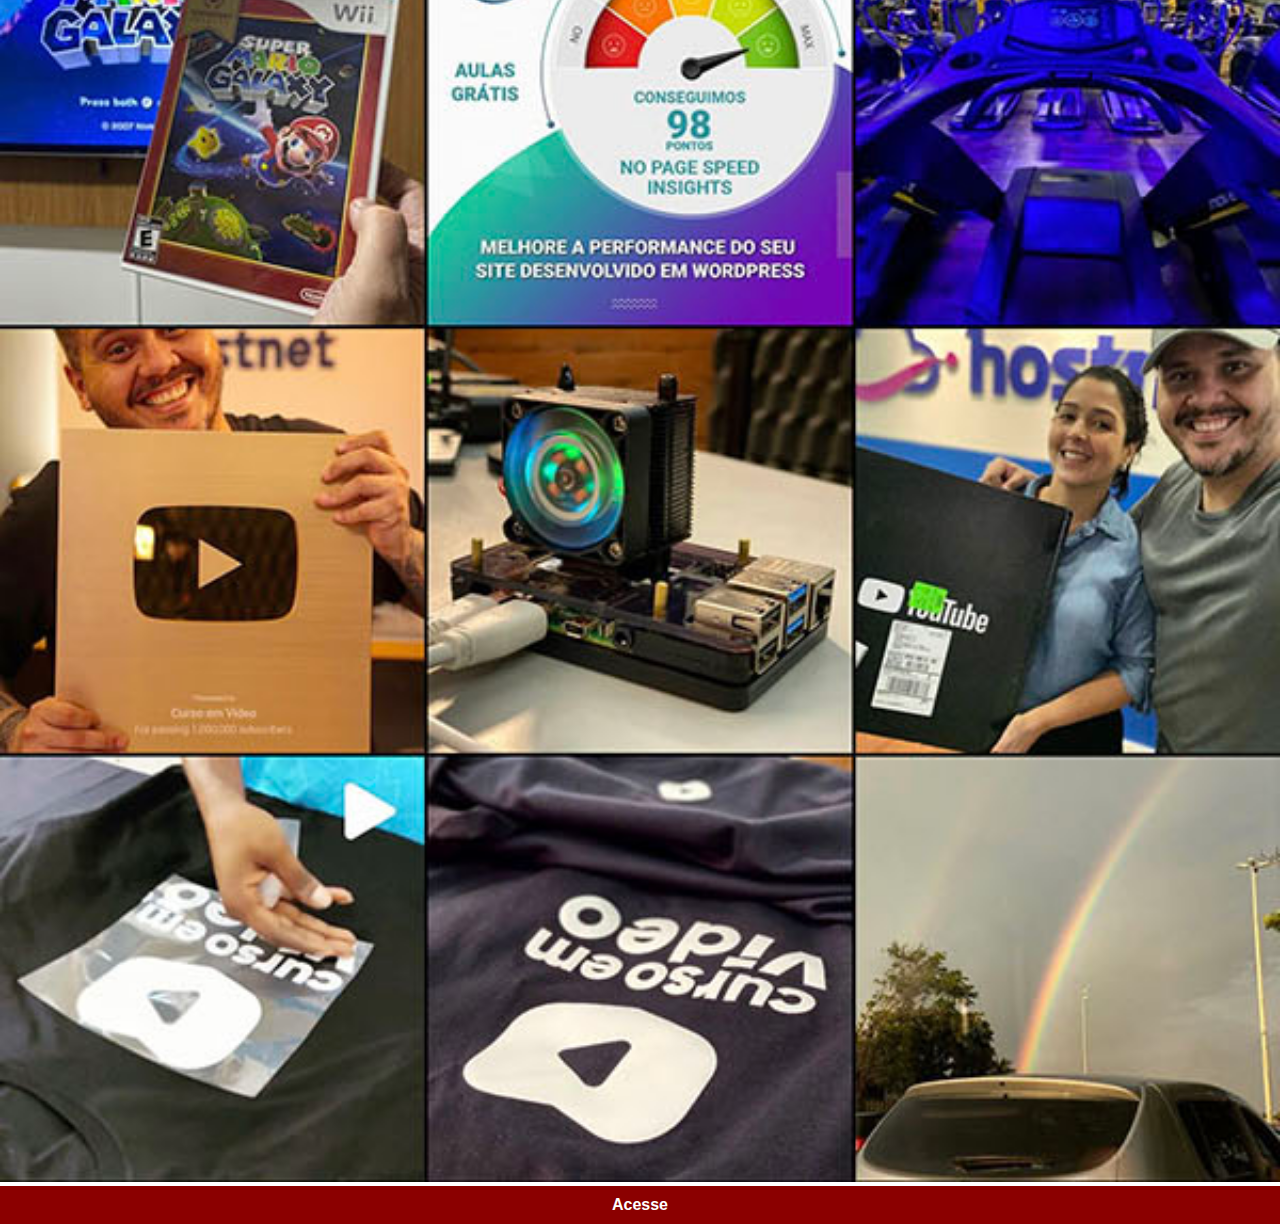
<file: instagram.html>
<!DOCTYPE html>
<html lang="pt-br">
<head>
    <meta charset="UTF-8">
    <meta http-equiv="X-UA-Compatible" content="IE=edge">
    <meta name="viewport" content="width=device-width, initial-scale=1.0">
    <title>Instagram</title>
    <link rel="stylesheet" href="estilos/social.css">
</head>
<body>
    <img src="imagens/tela-instagram.jpg" alt="instagram">
    <a href="https://www.instagram.com/gustavoguanabara/">Acesse</a>
</body>
</html>
</file>
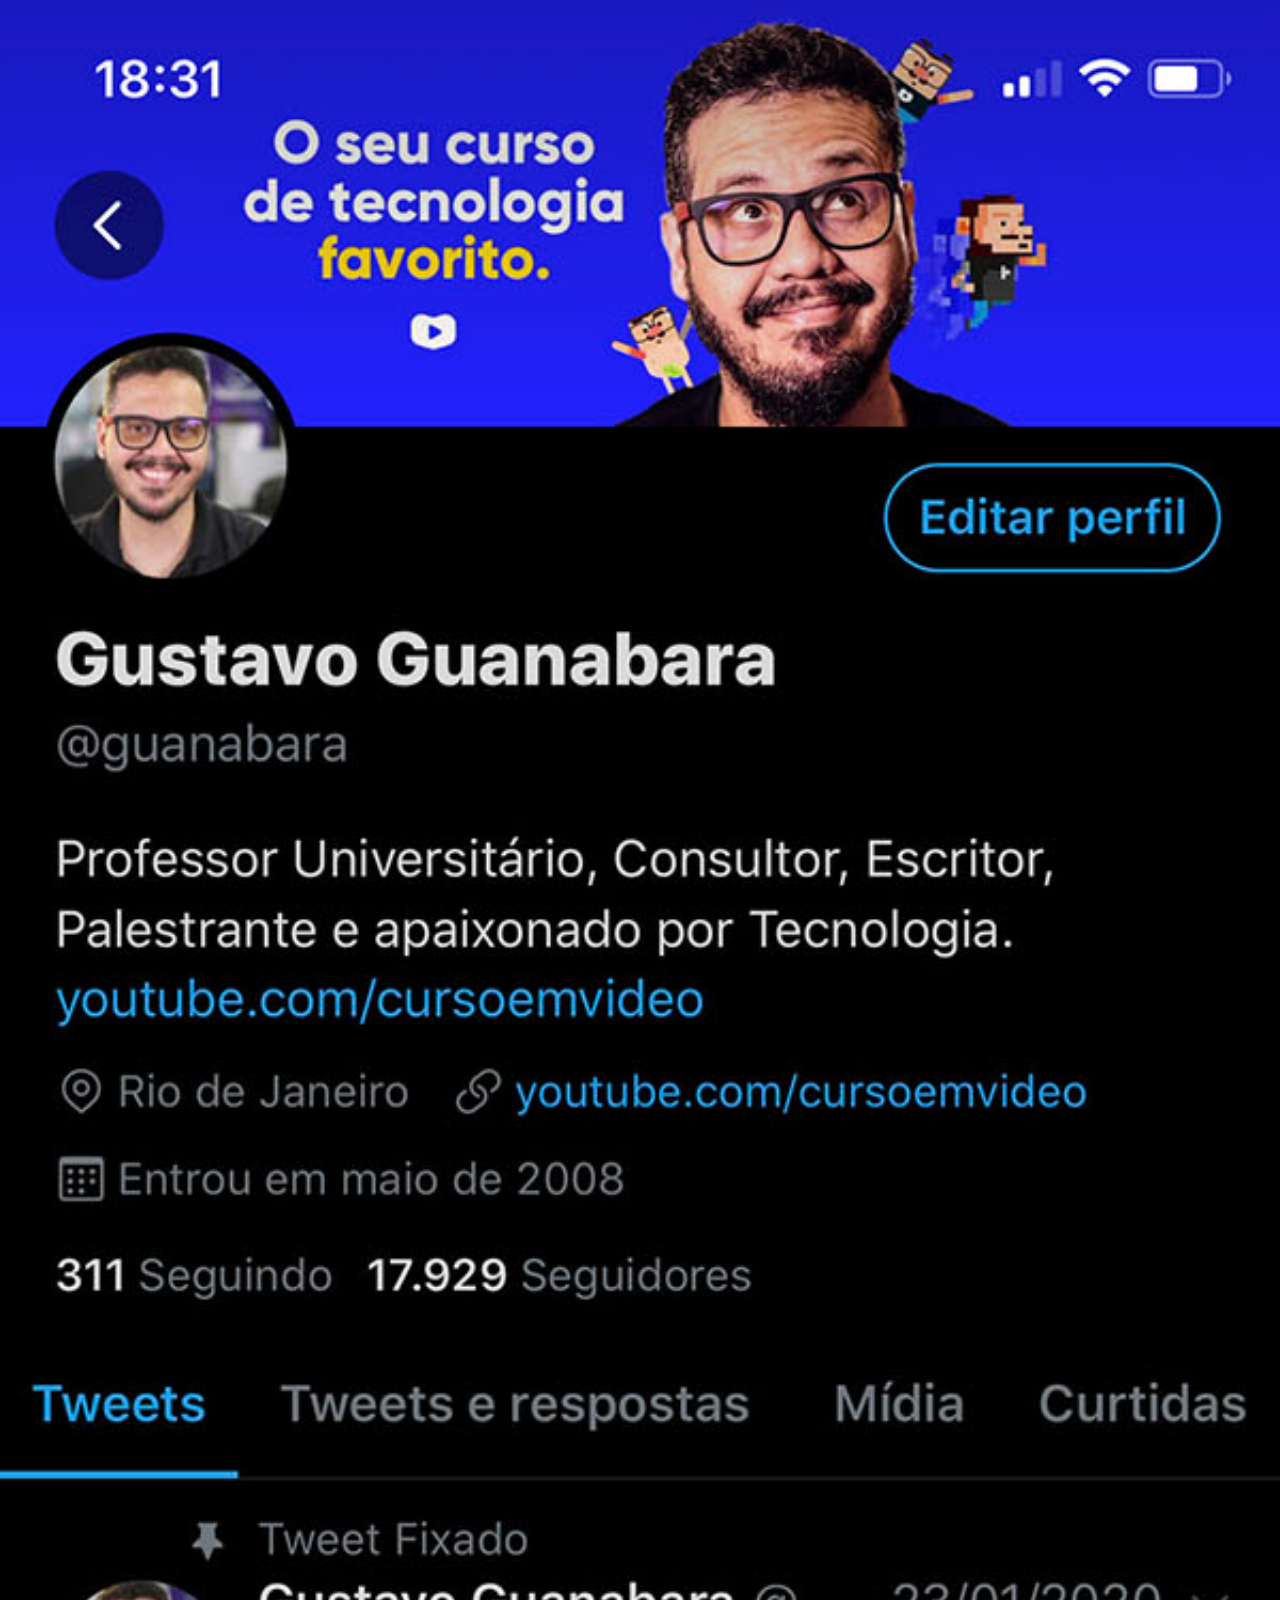
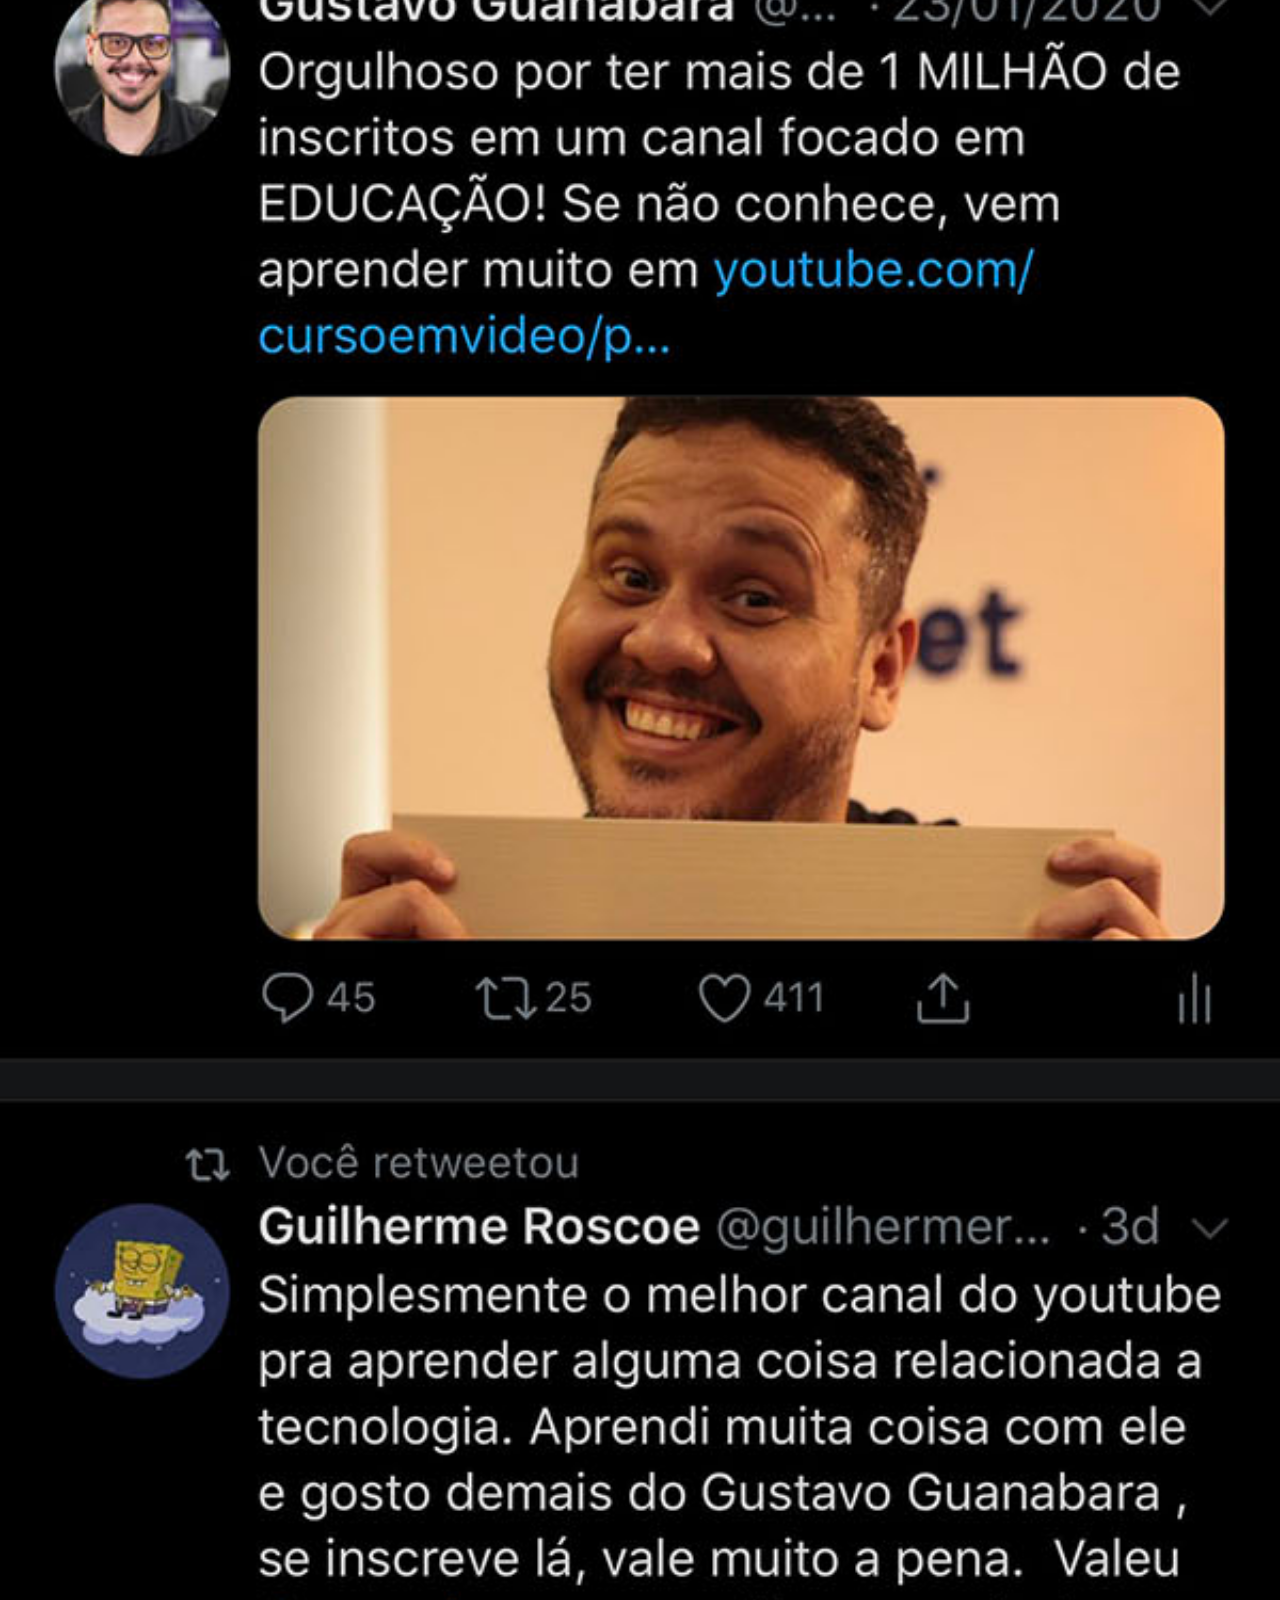
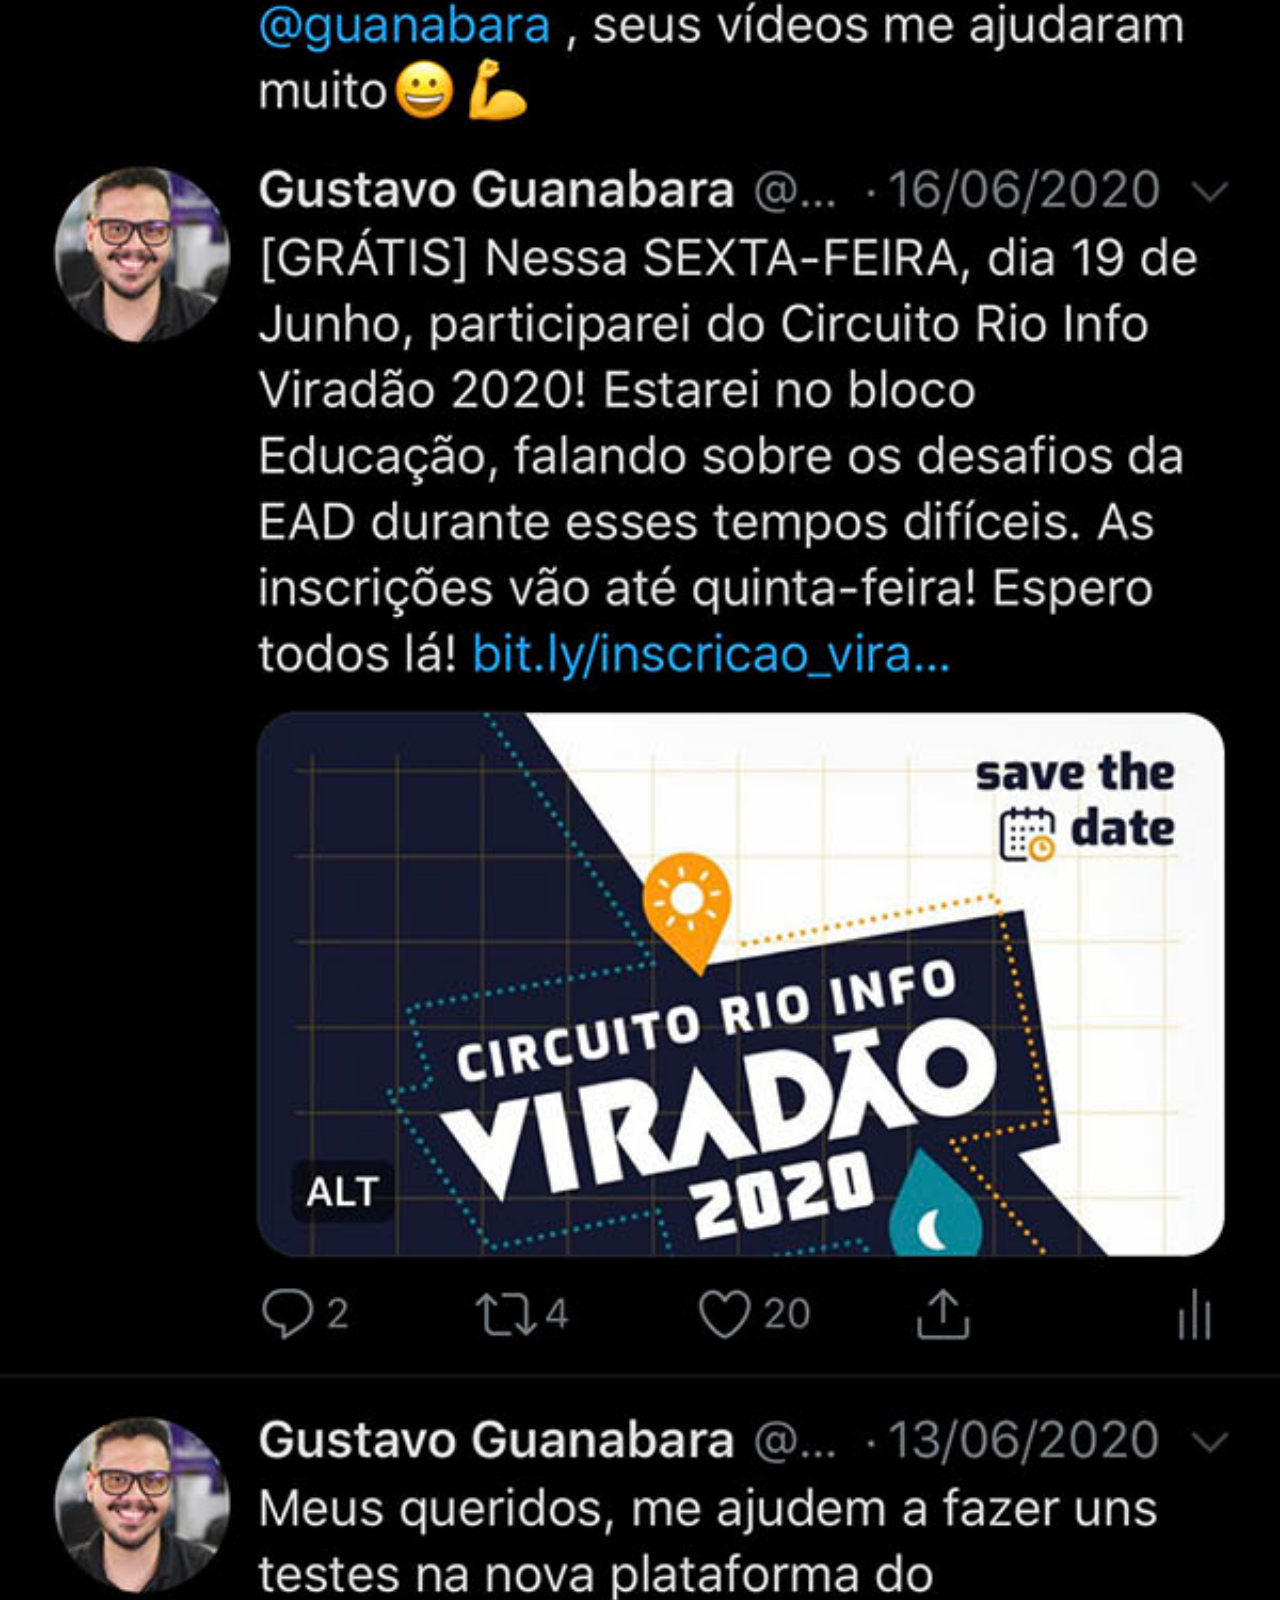
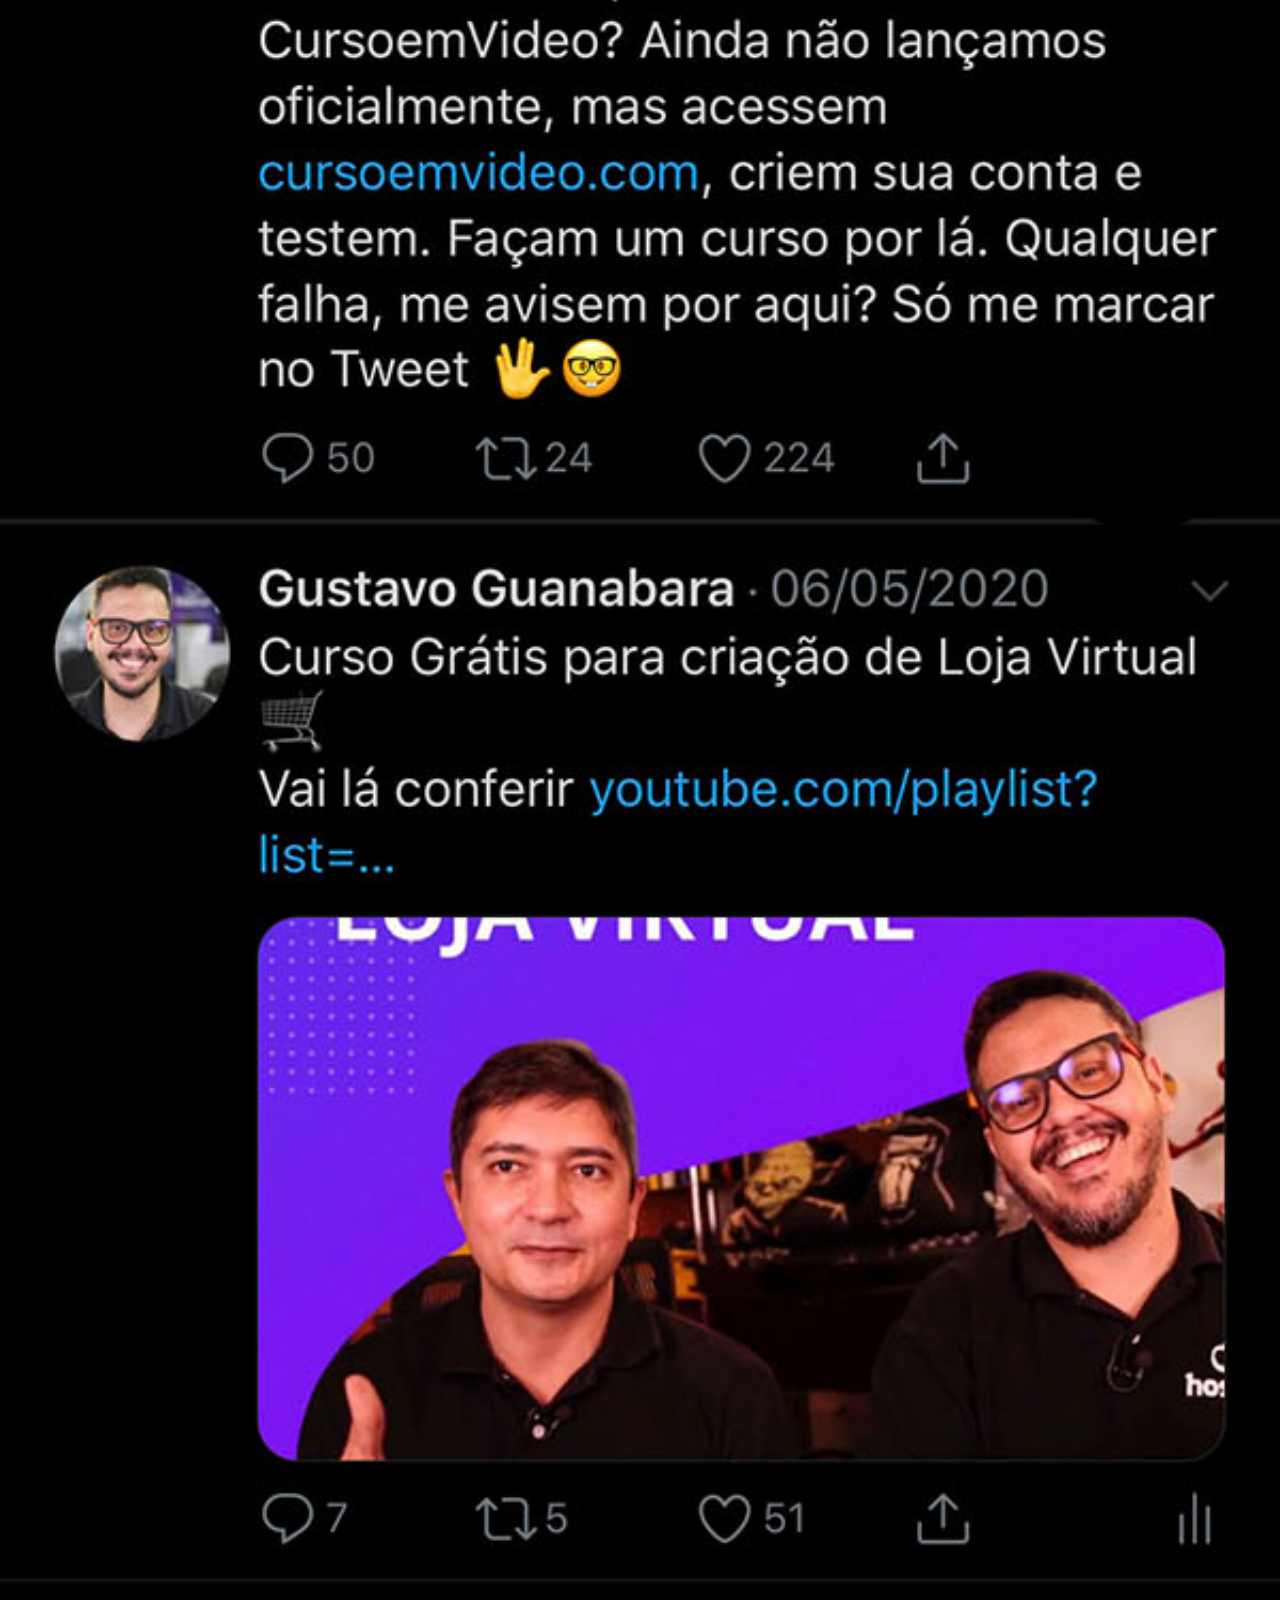
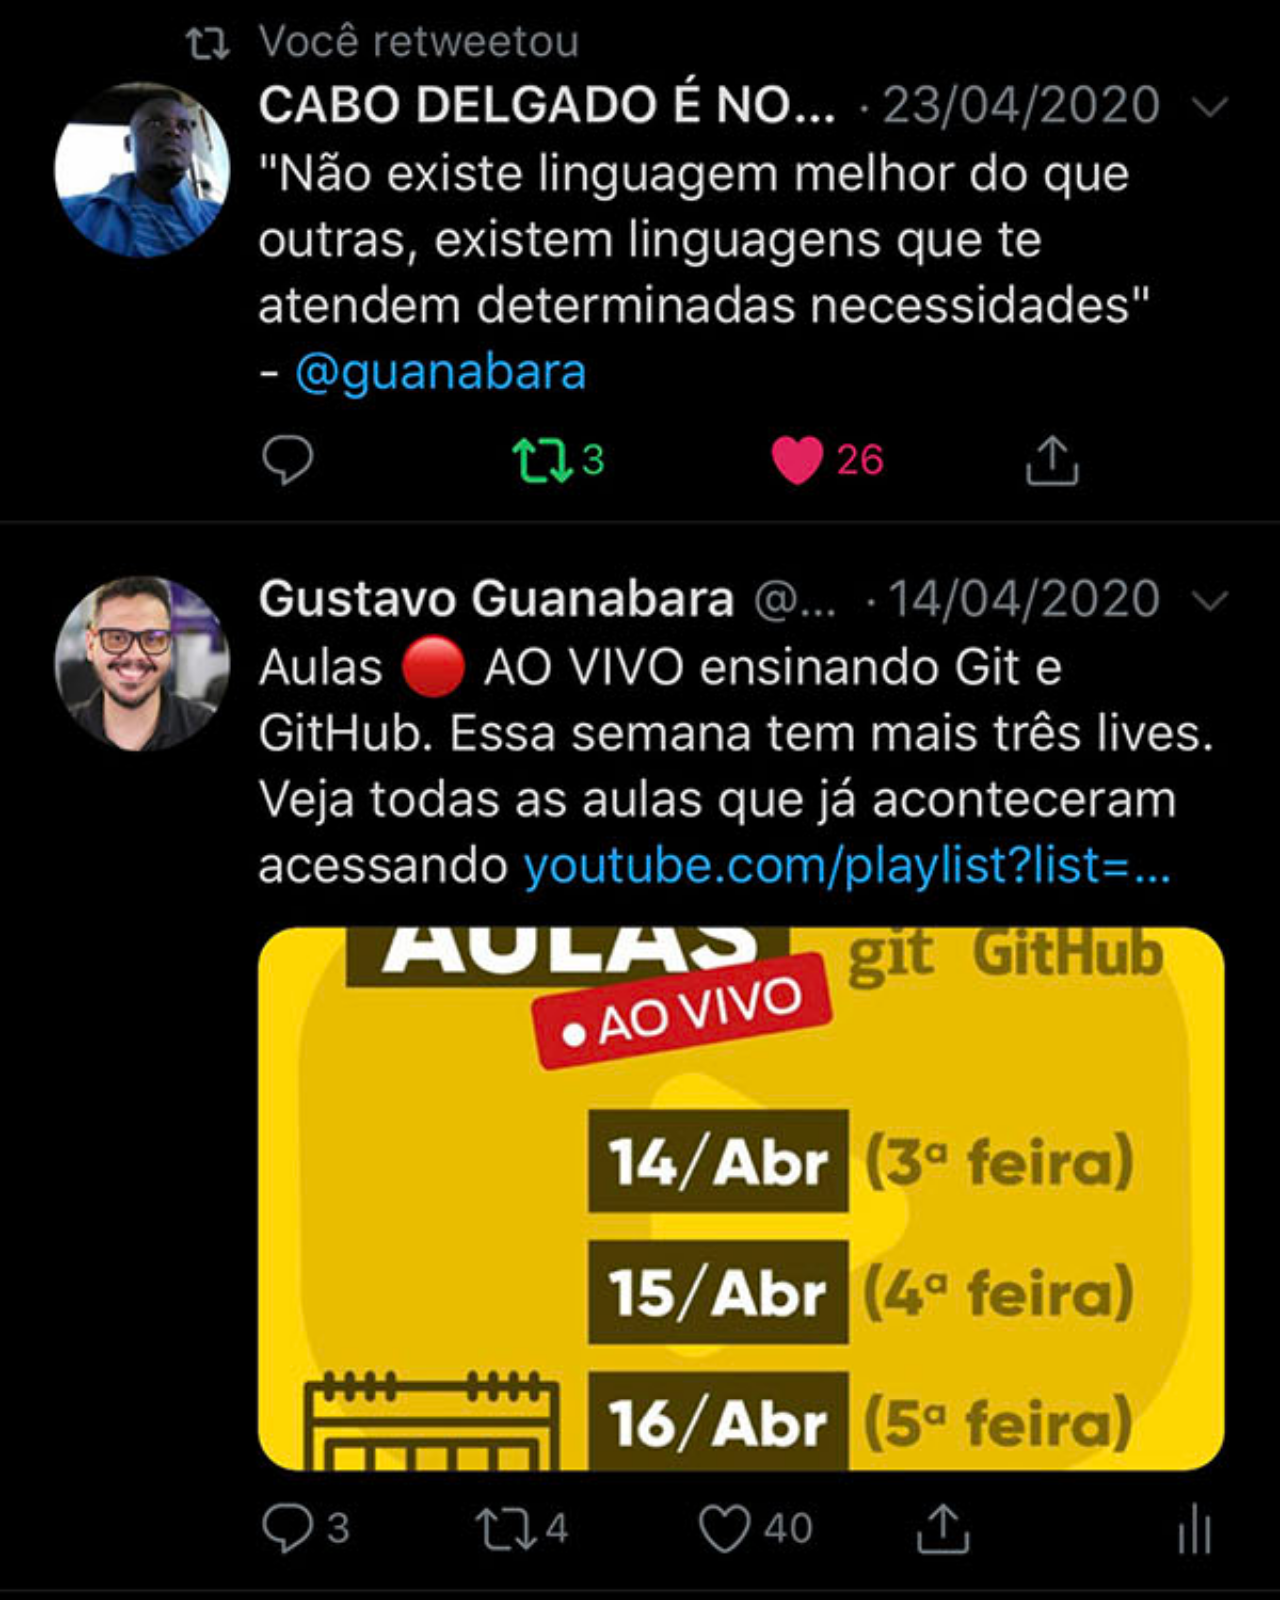
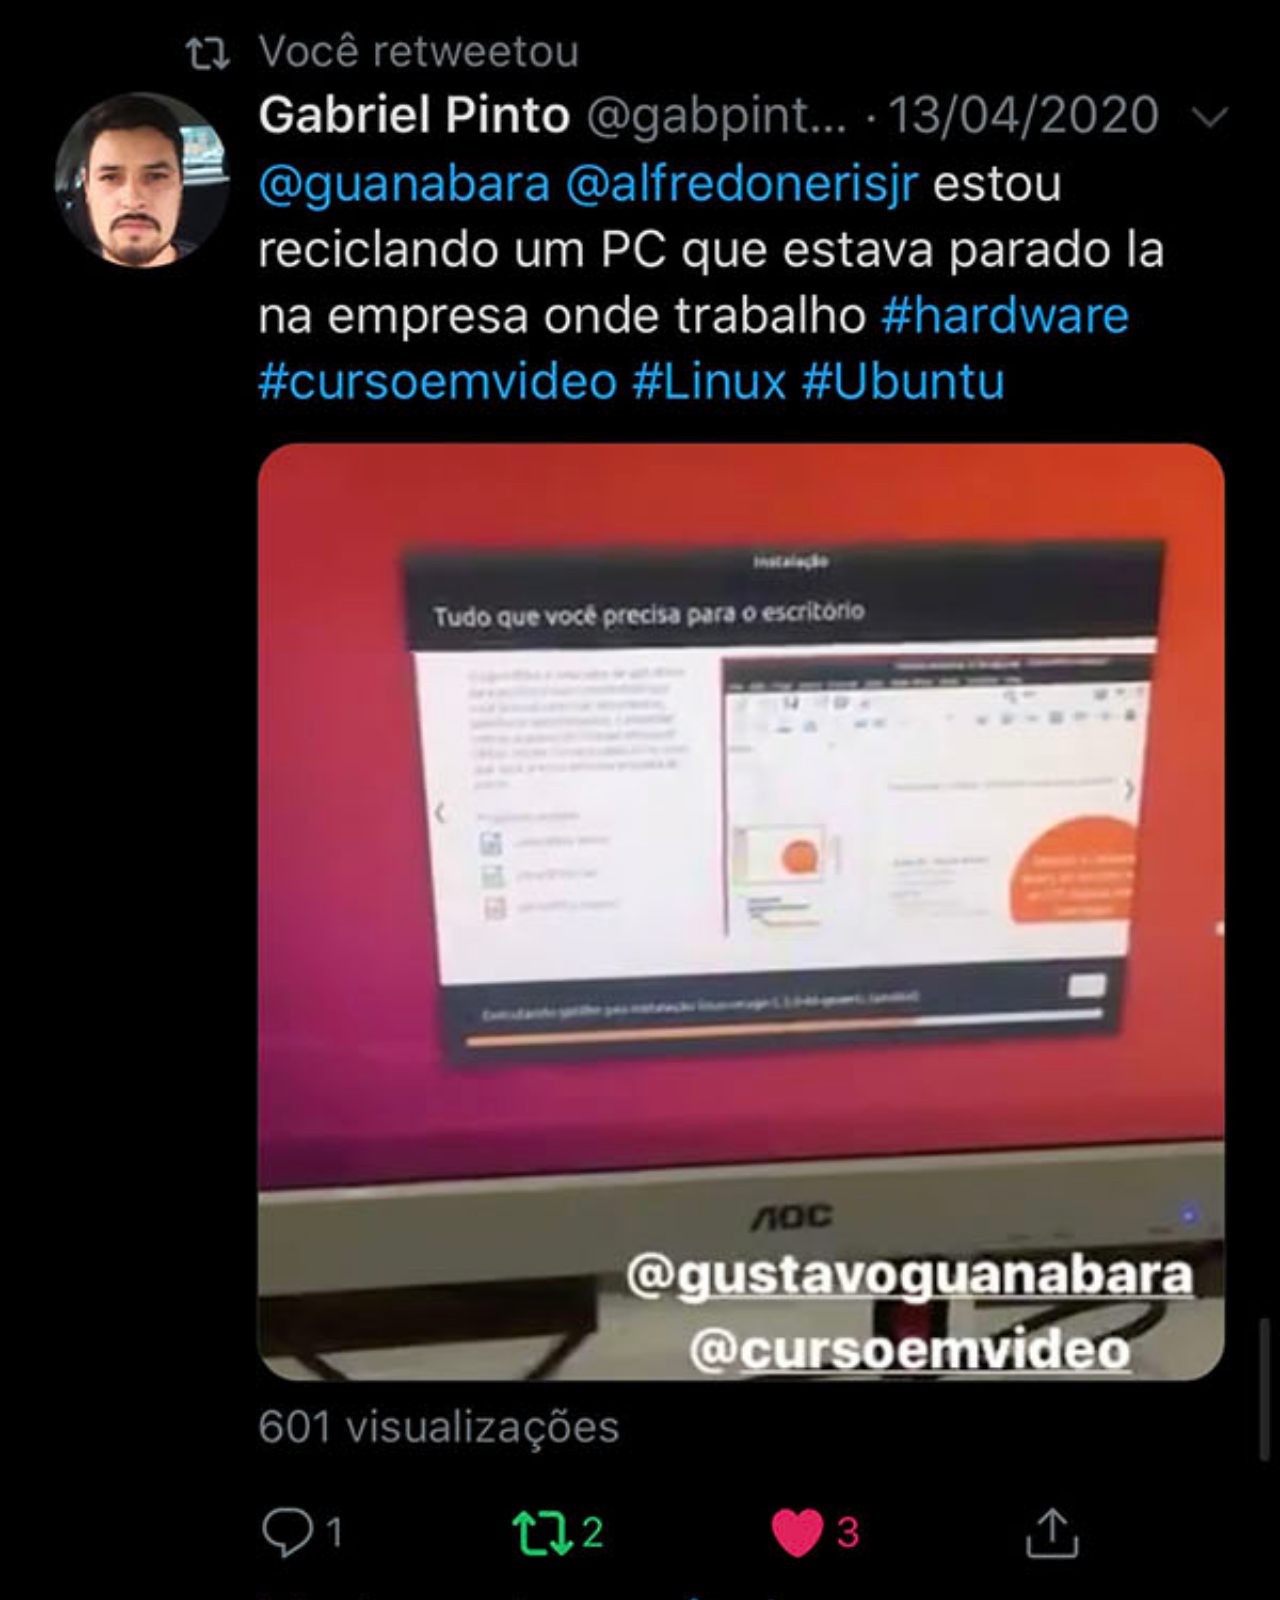
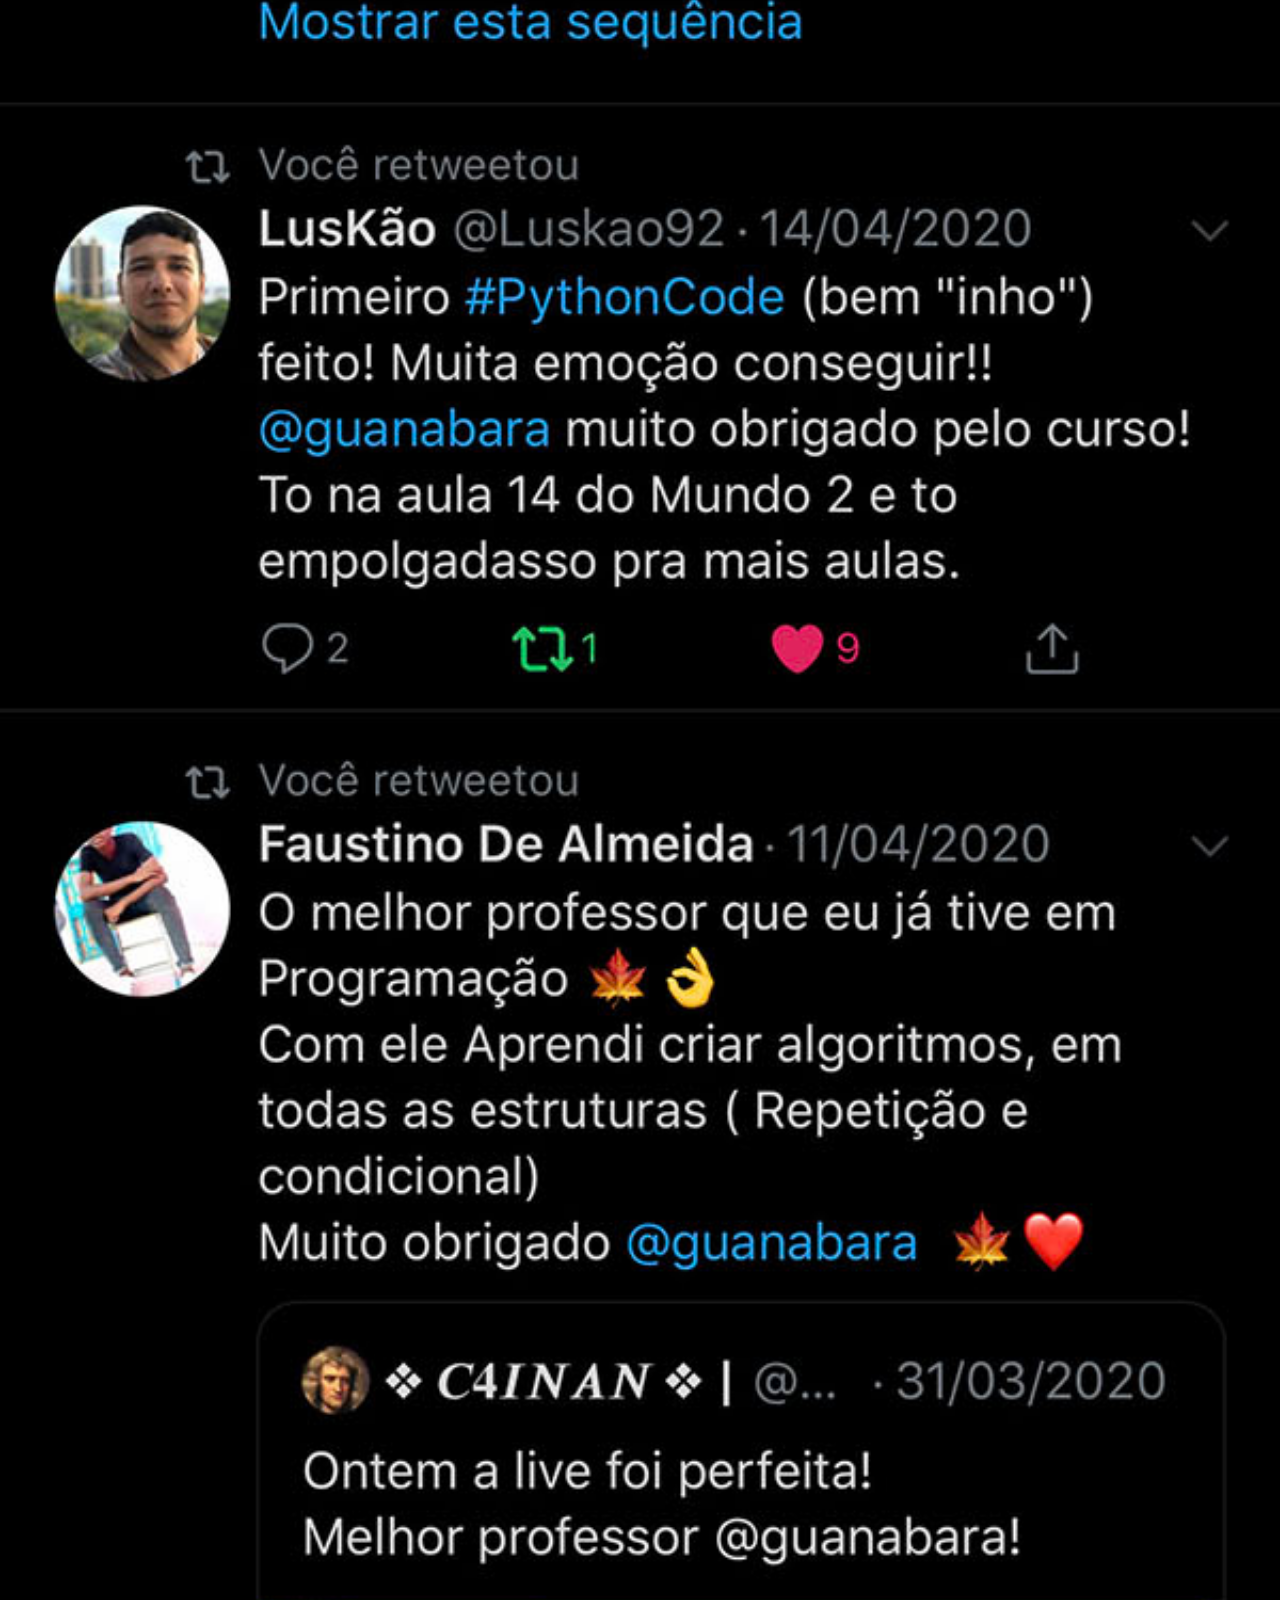
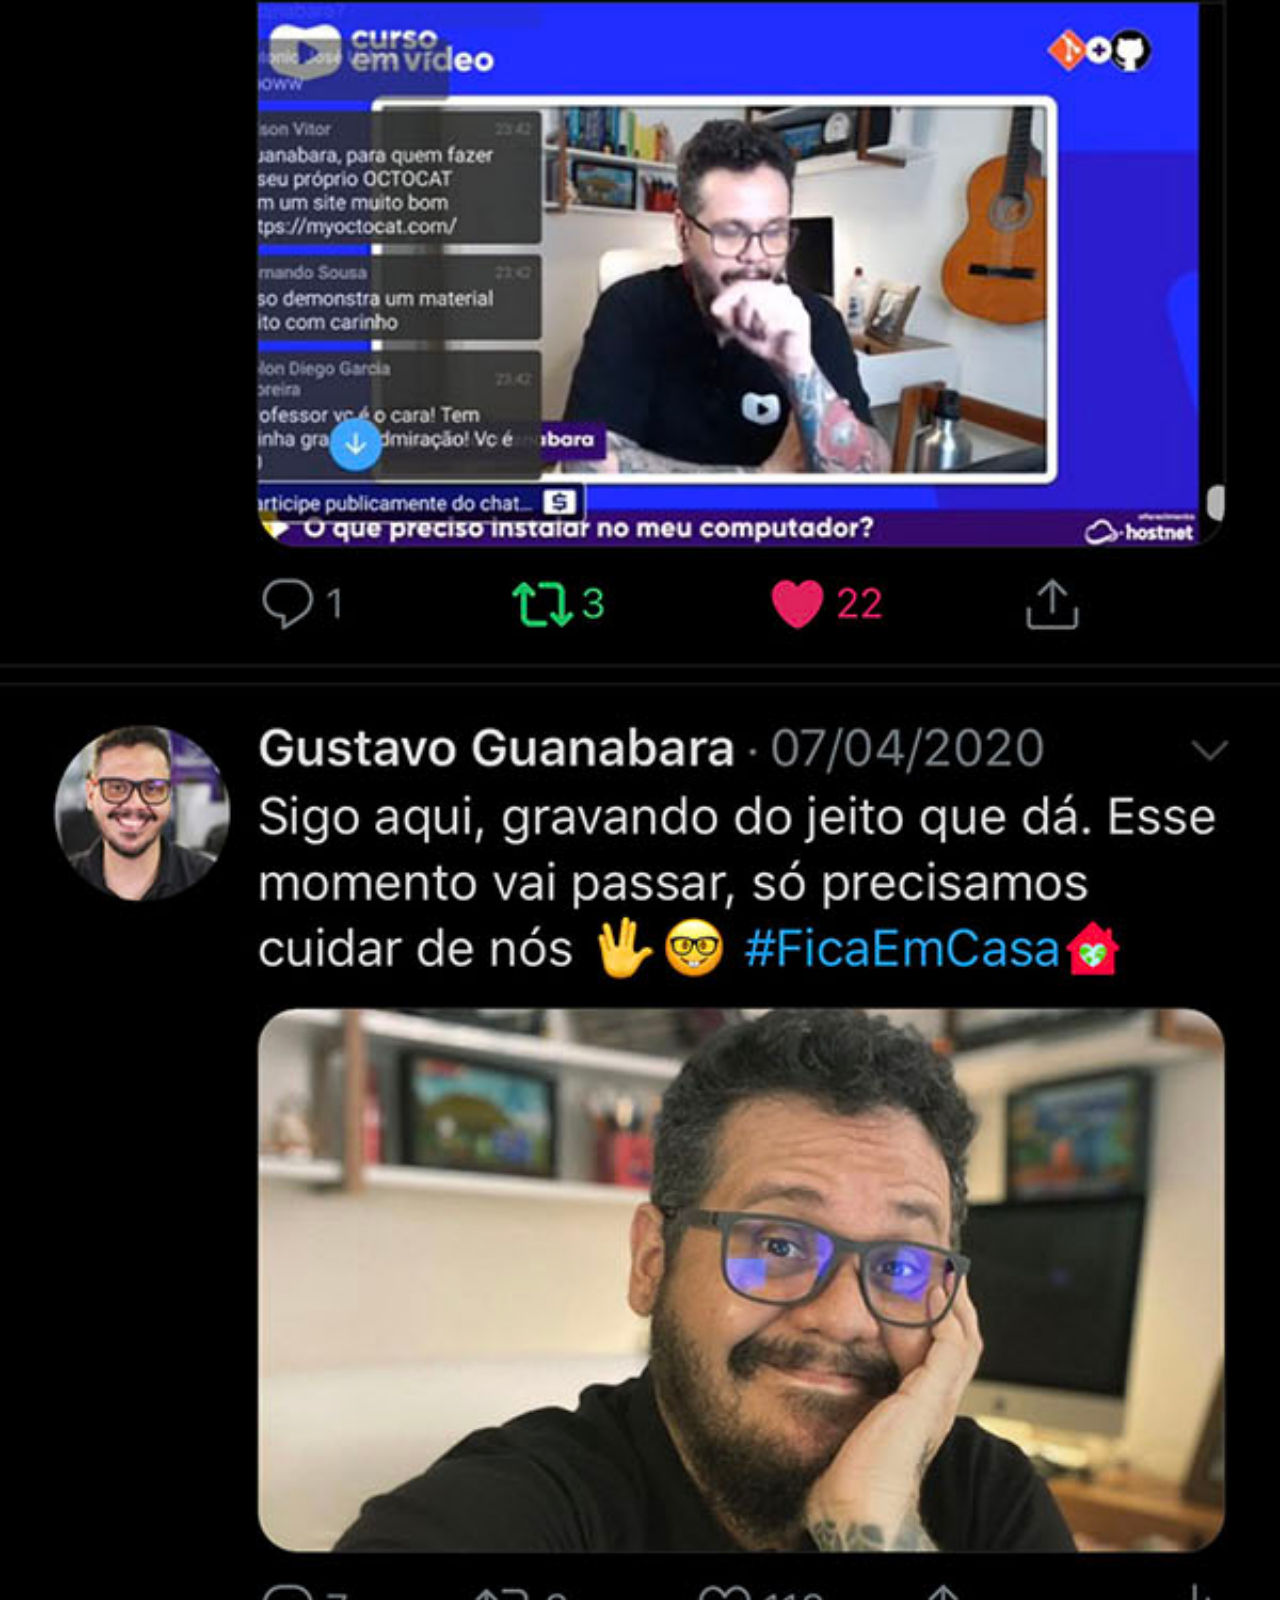
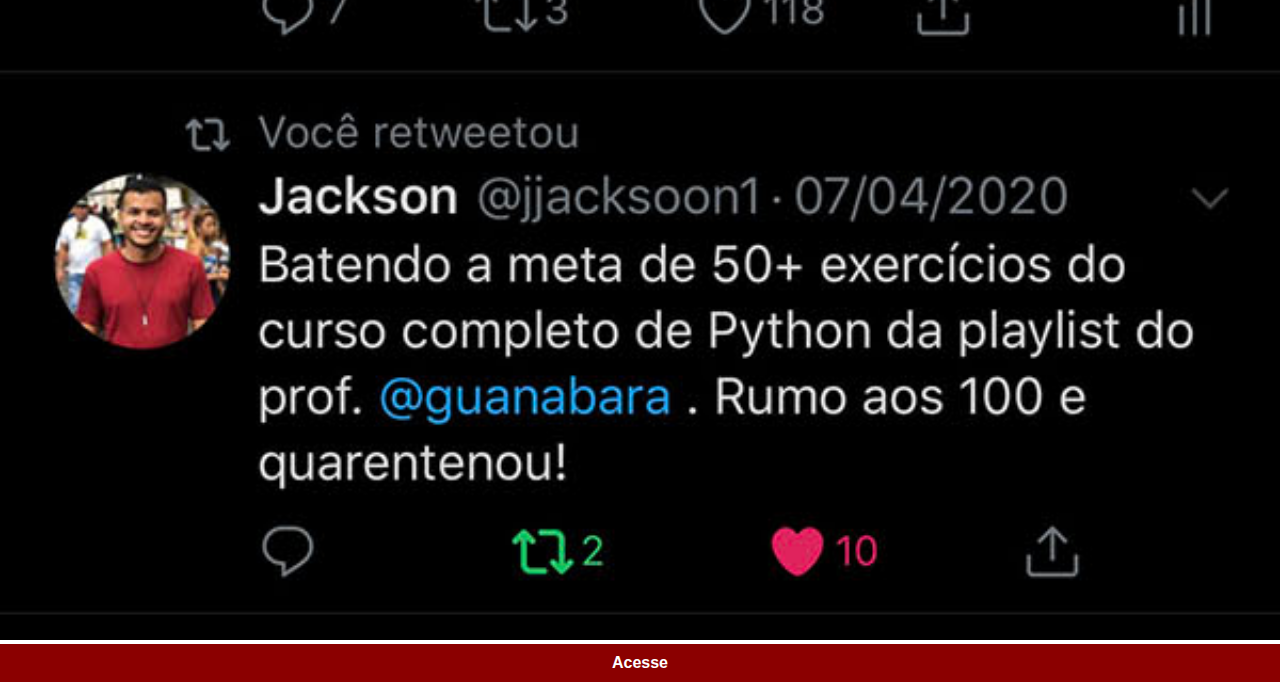
<file: twitter.html>
<!DOCTYPE html>
<html lang="pt-br">
<head>
    <meta charset="UTF-8">
    <meta http-equiv="X-UA-Compatible" content="IE=edge">
    <meta name="viewport" content="width=device-width, initial-scale=1.0">
    <title>twitter</title>
    <link rel="stylesheet" href="estilos/social.css">
</head>
<body>
    <img src="imagens/tela-twitter.jpg" alt="twitter">
    <a href="https://twitter.com/guanabara">Acesse</a>
</body>
</html>
</file>
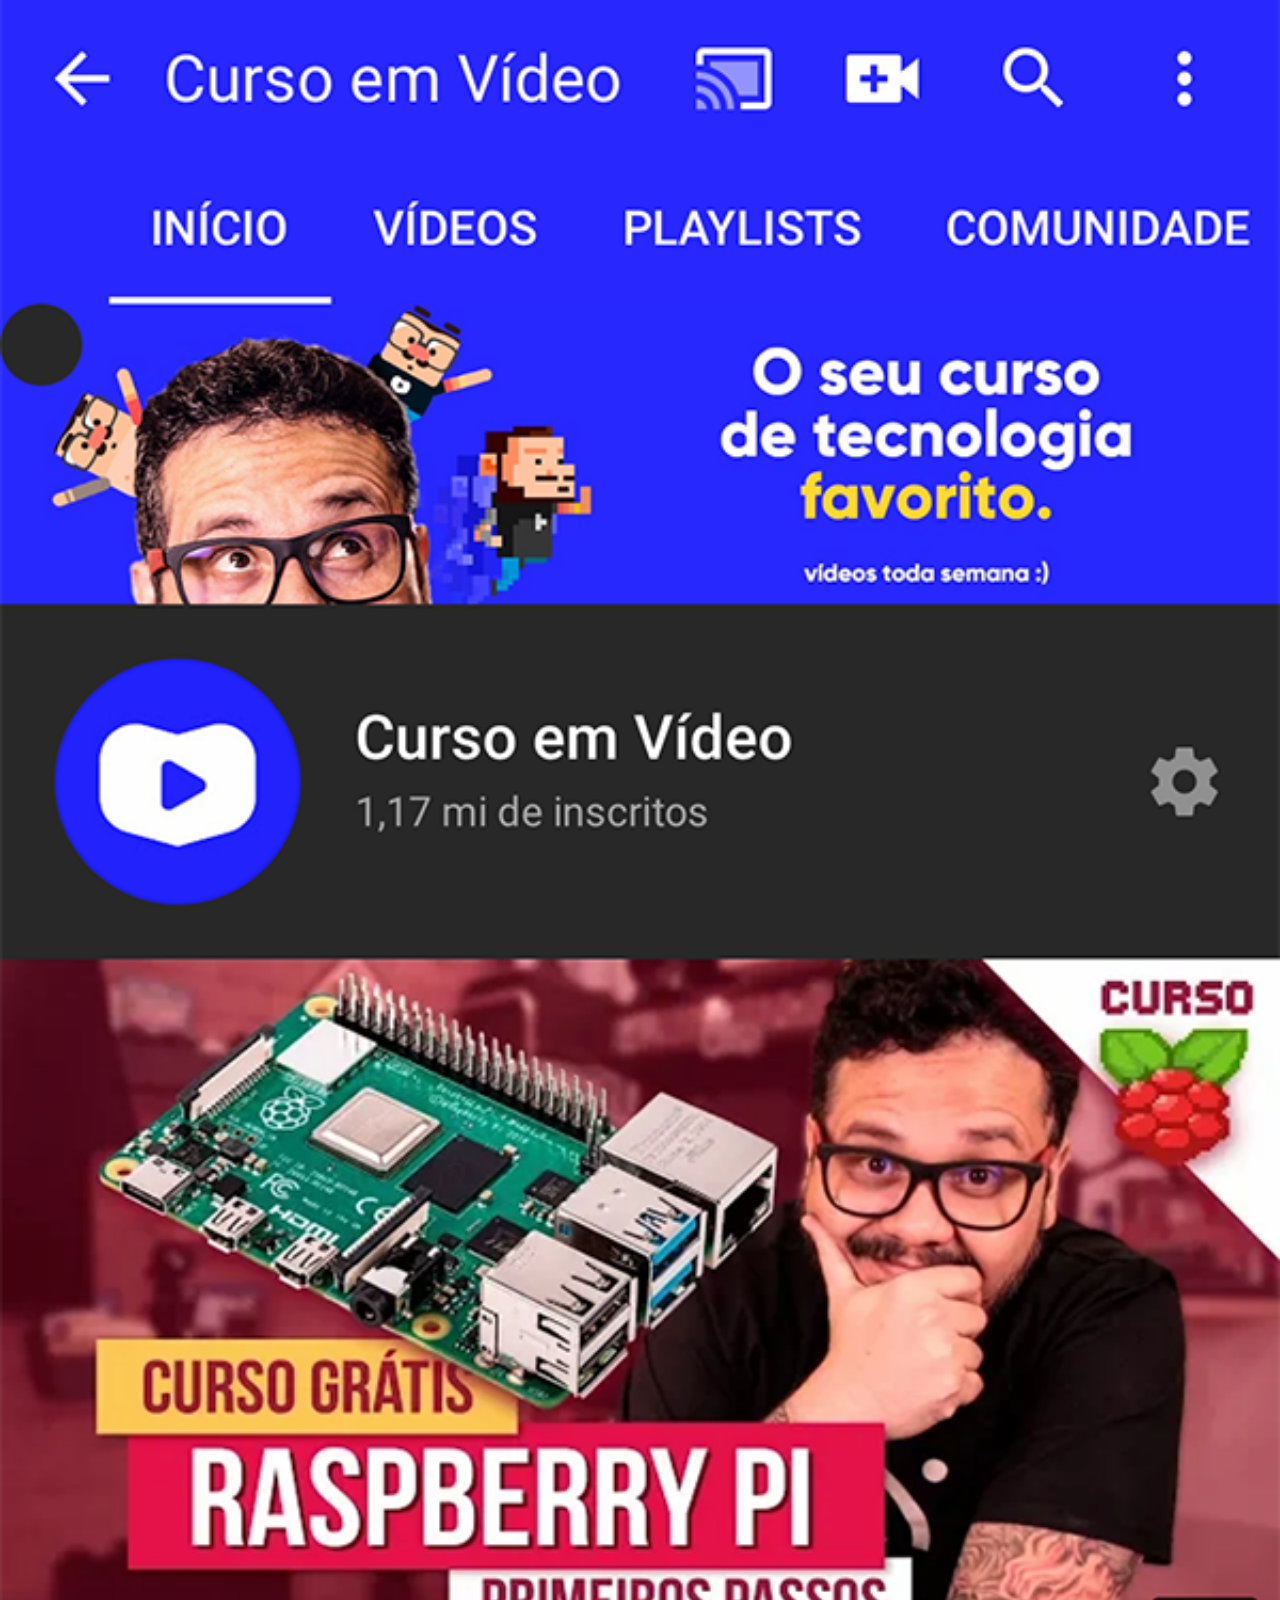
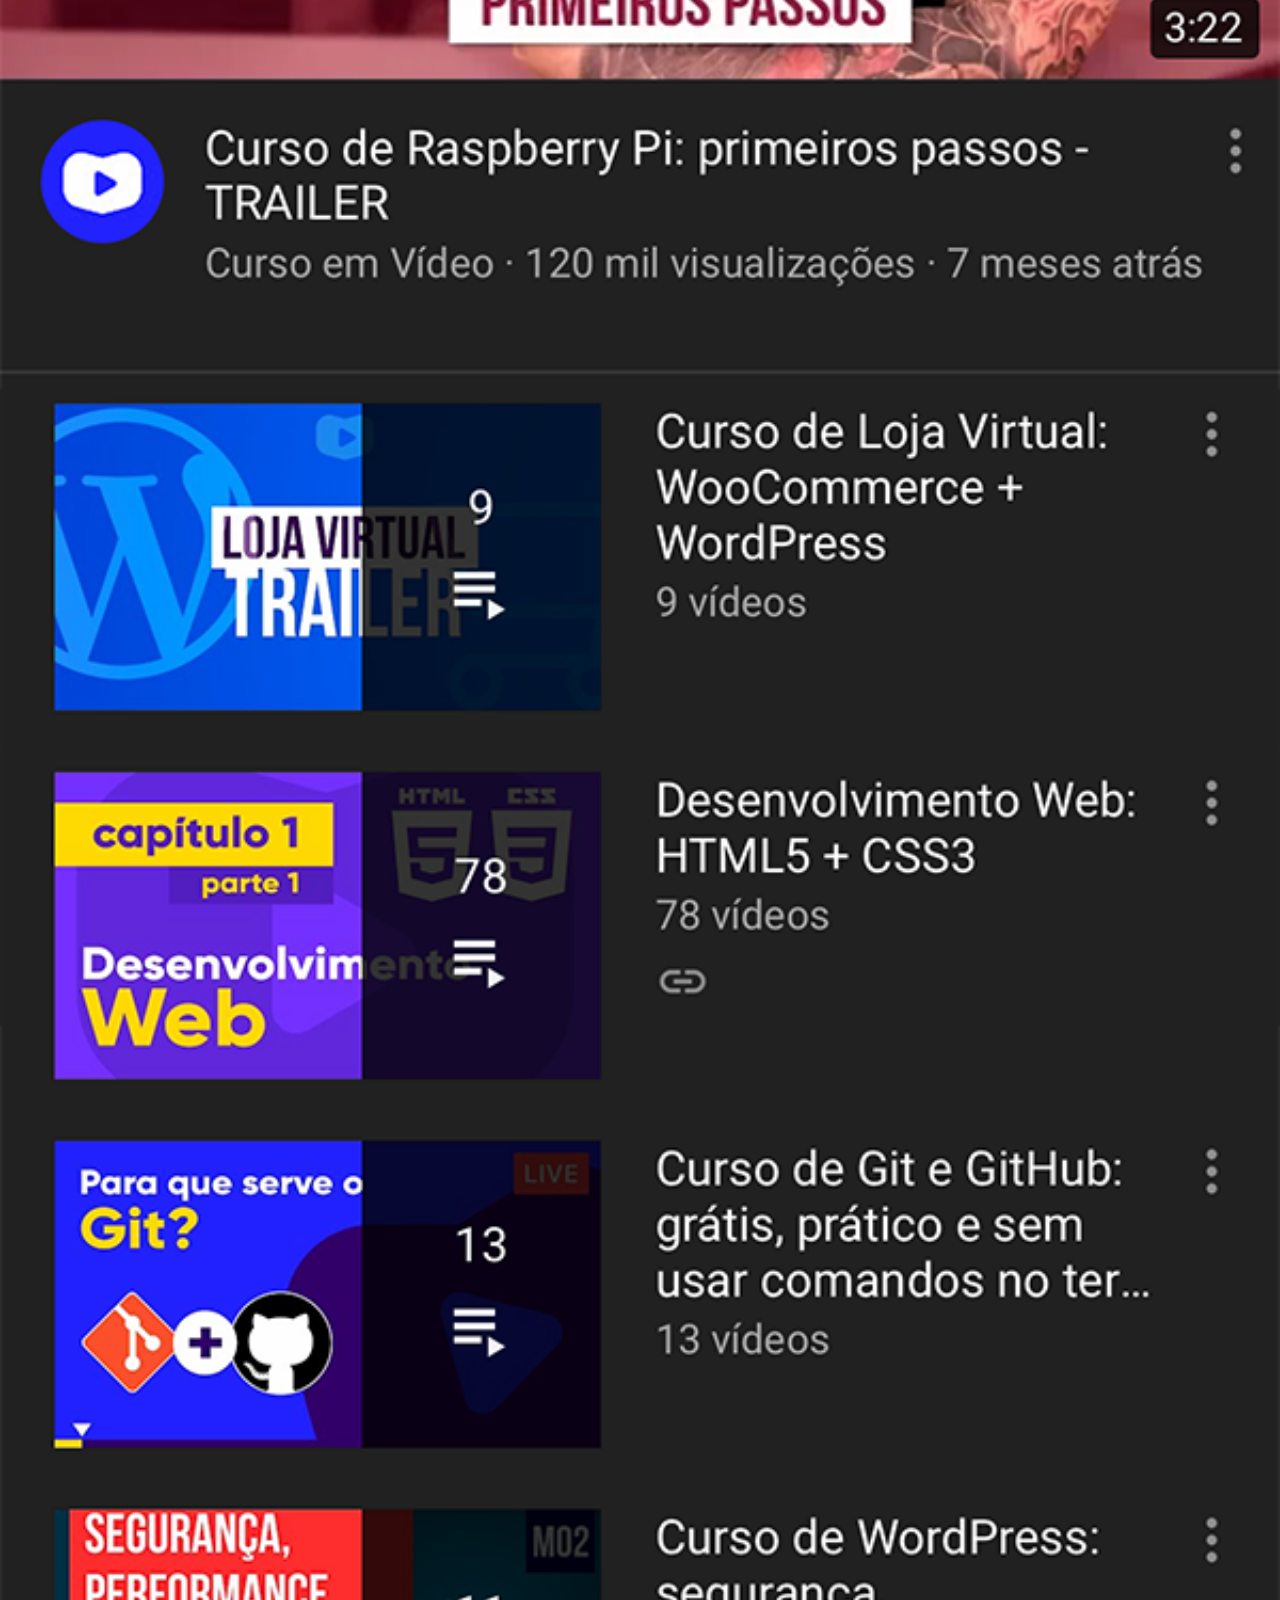
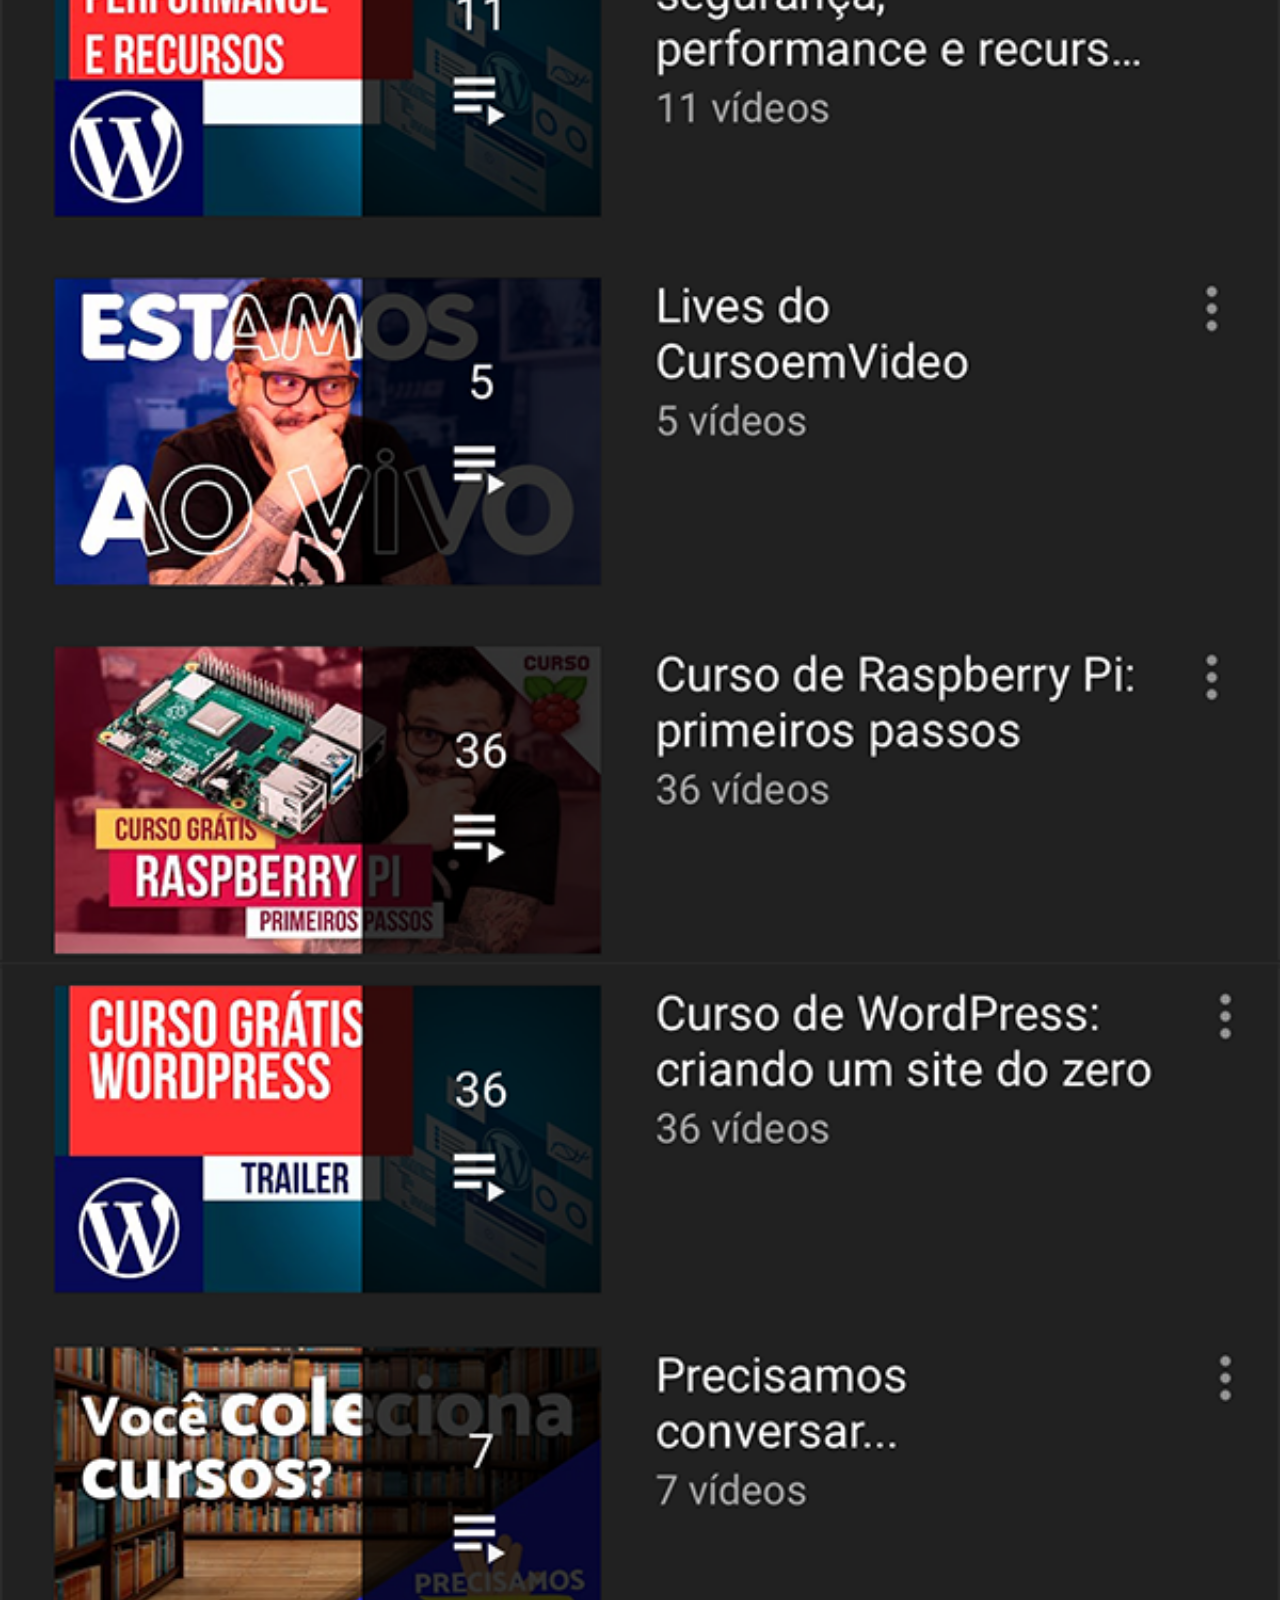
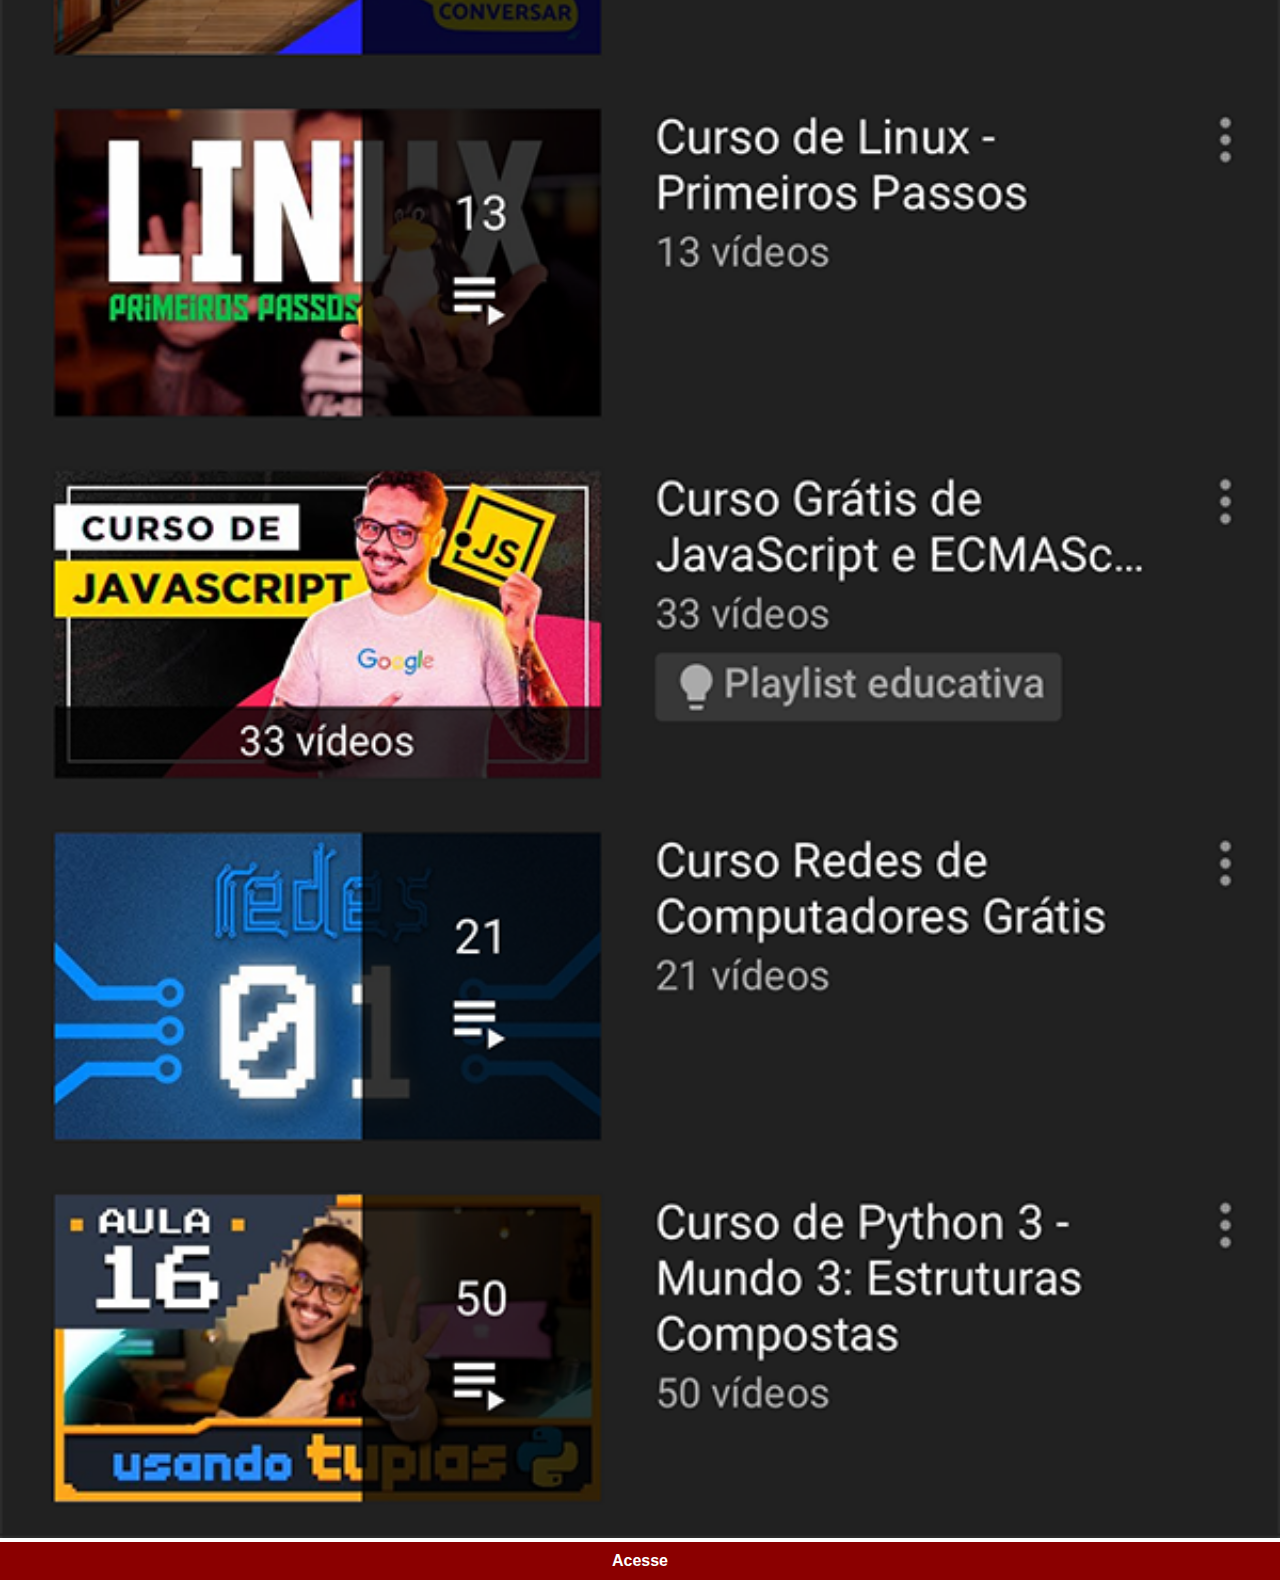
<file: youtube.html>
<!DOCTYPE html>
<html lang="pt-br">
<head>
    <meta charset="UTF-8">
    <meta http-equiv="X-UA-Compatible" content="IE=edge">
    <meta name="viewport" content="width=device-width, initial-scale=1.0">
    <title>YouTube</title>
    <link rel="stylesheet" href="estilos/social.css">
</head>
<body>
    <img src="imagens/tela-youtube.png" alt="youtube">
    <a href="https://www.youtube.com/@CursoemVideo" target="_blank
    ">Acesse</a>
</body>
</html>
</file>
<file: estilos/style.css>
@charset "UTF-8";

*{
    margin: 0px;
    padding: 0px;
    font-family: Arial, Helvetica, sans-serif;
}

html,body{
    height: 100vh;
    width: 100vw;
    background-color: black;
}

body{
    background: url(../imagens/fundo-madeira.jpg) no-repeat top center;
    background-size: cover;
    background-attachment: fixed;
}

main{
    position: relative;
    height: 100vh;
}

section#telefone{
    position: absolute;
    top: 50%;
    left: 50%;
    transform: translate(-50%, -50%);

    height: 627px;
    width: 311px;
  background: url(../imagens/frame-iphone.png) no-repeat;
}

iframe#tela{
    position: relative;
    top:80px;
    left: 22px;
    width: 267px;
    height: 471px;
}

section#redes-sociais img{
    width:  50px;
    margin: 10px;
    border-radius: 50%;
    box-shadow: 2px 2px 5px rgba(0, 0, 0, 0.400);
    box-sizing: border-box;
}

section#redes-sociais{
    text-align: right;
}

section#redes-sociais img:hover{
    border: 2px solid rgba(255, 255, 255, 0.603);
    transform: translate(-2px, -2px);
    box-shadow: 5px 5px 10px rgba(0, 0, 0, 0.808);
    transition: transform 0.3s, border 0.5s;
}
</file>
<file: estilos/social.css>
@charset "UTF-8";

*{
    margin: 0px;
    padding: 0px;
    font-family: Arial, Helvetica, sans-serif;
}

::-webkit-scrollbar{
    width: 0px;
    height: 0px;
}
img{
    width: 100vw;
}

a{
    display: block;
    background-color: darkred;
    color: white;
    padding: 10px;
    text-align: center;
    font-weight: bolder;
    text-decoration: none;
}
</file>
